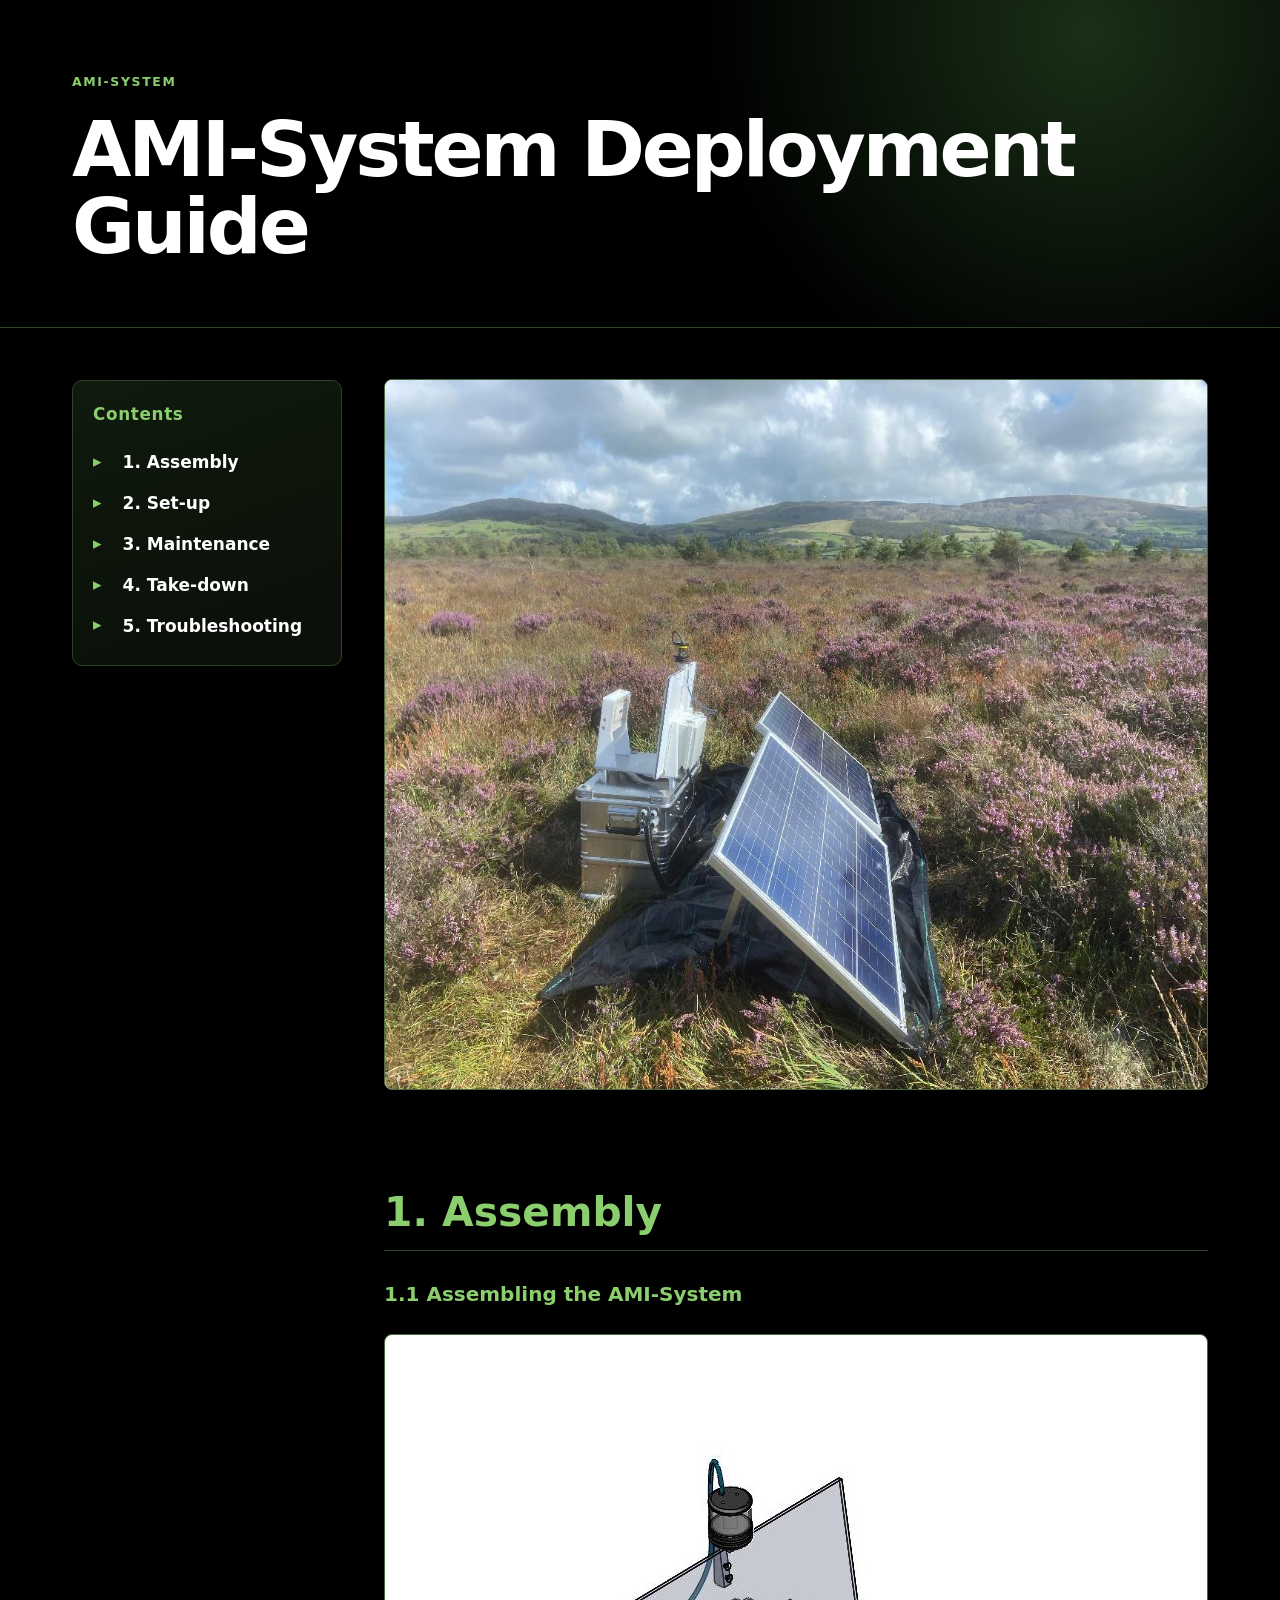
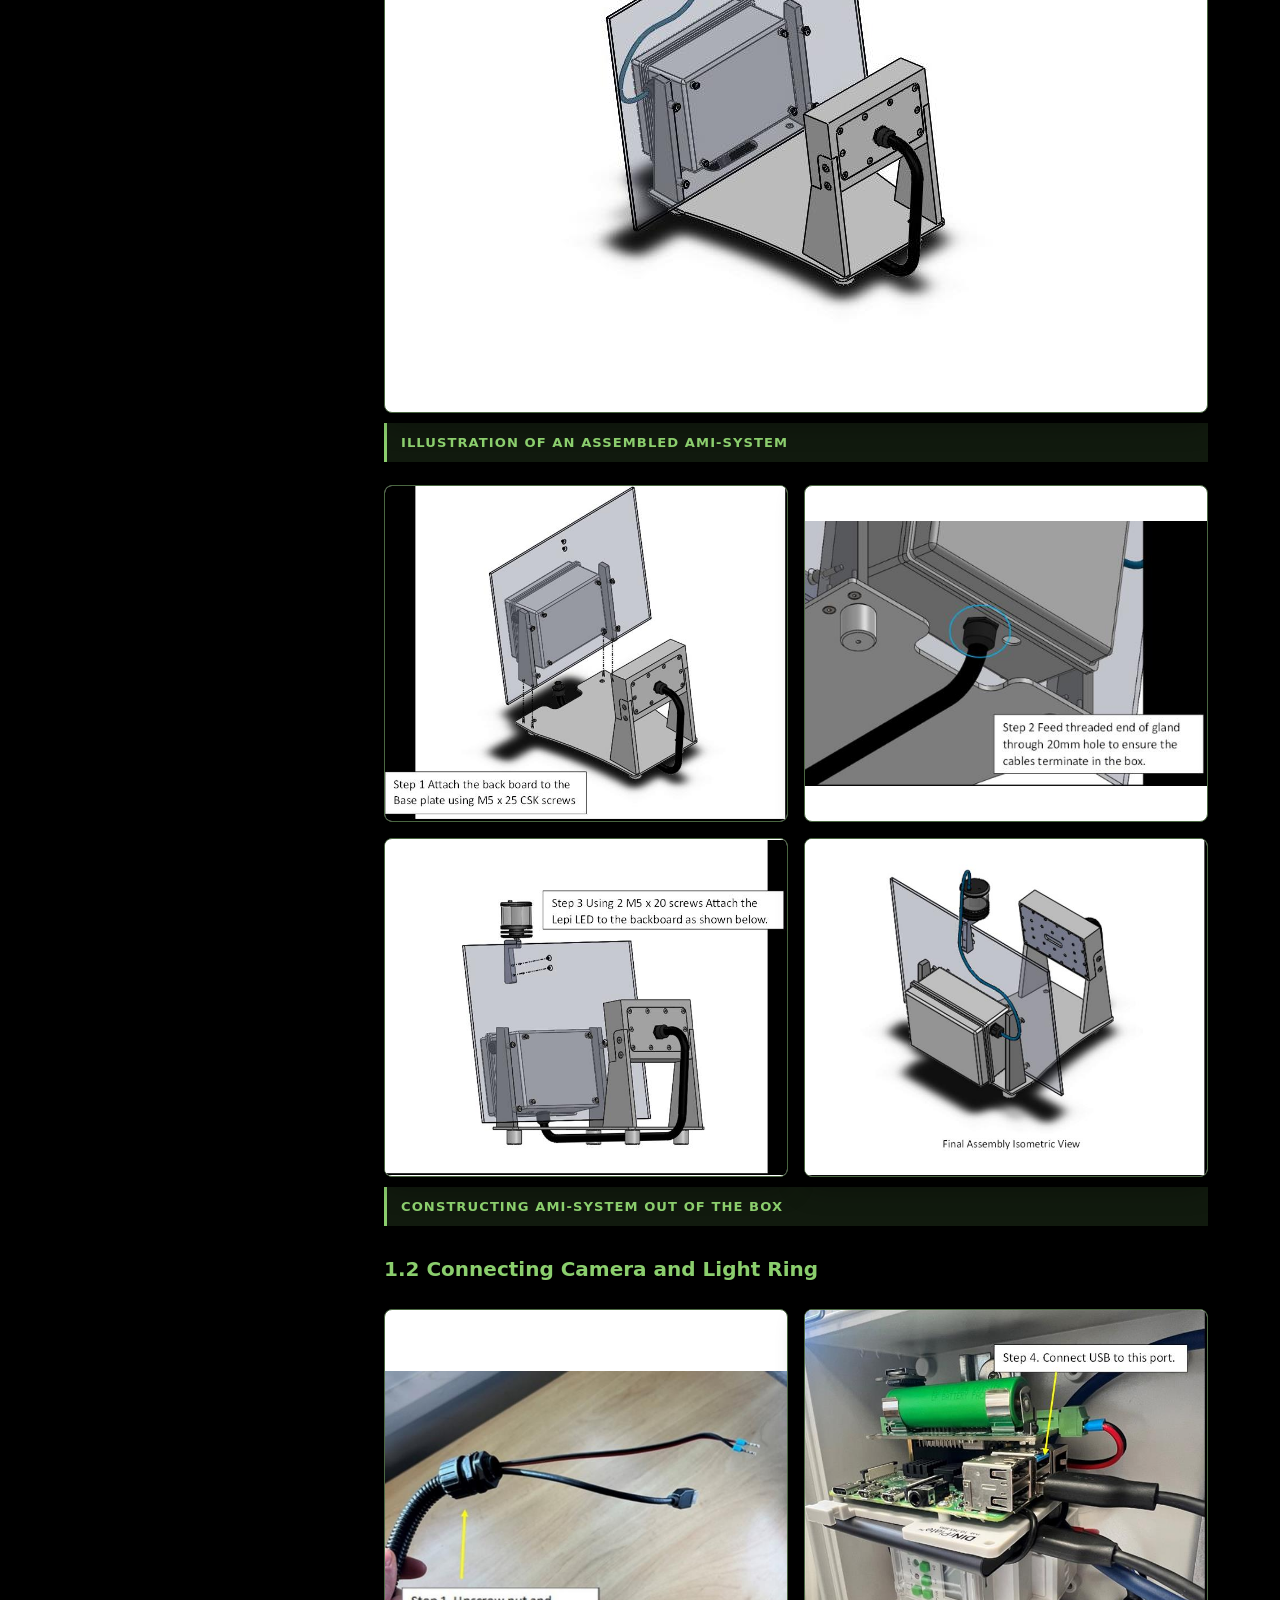
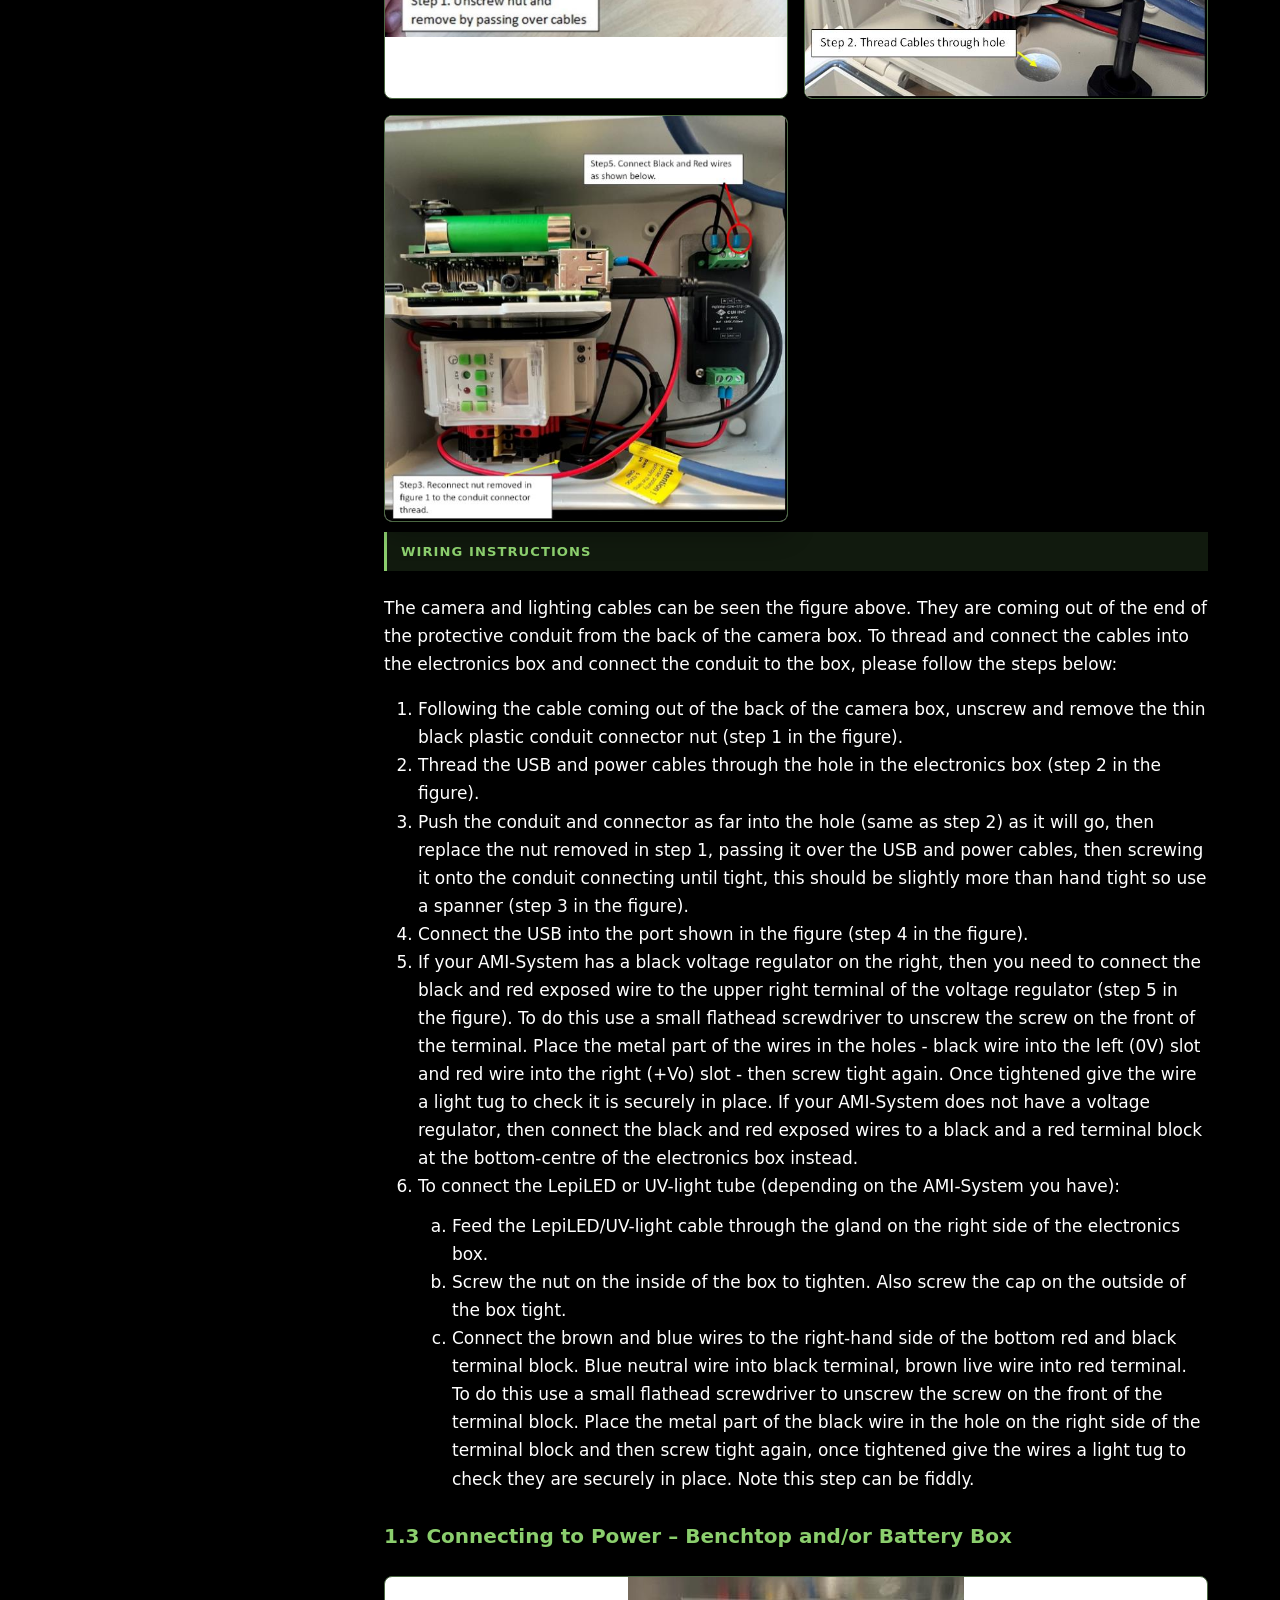
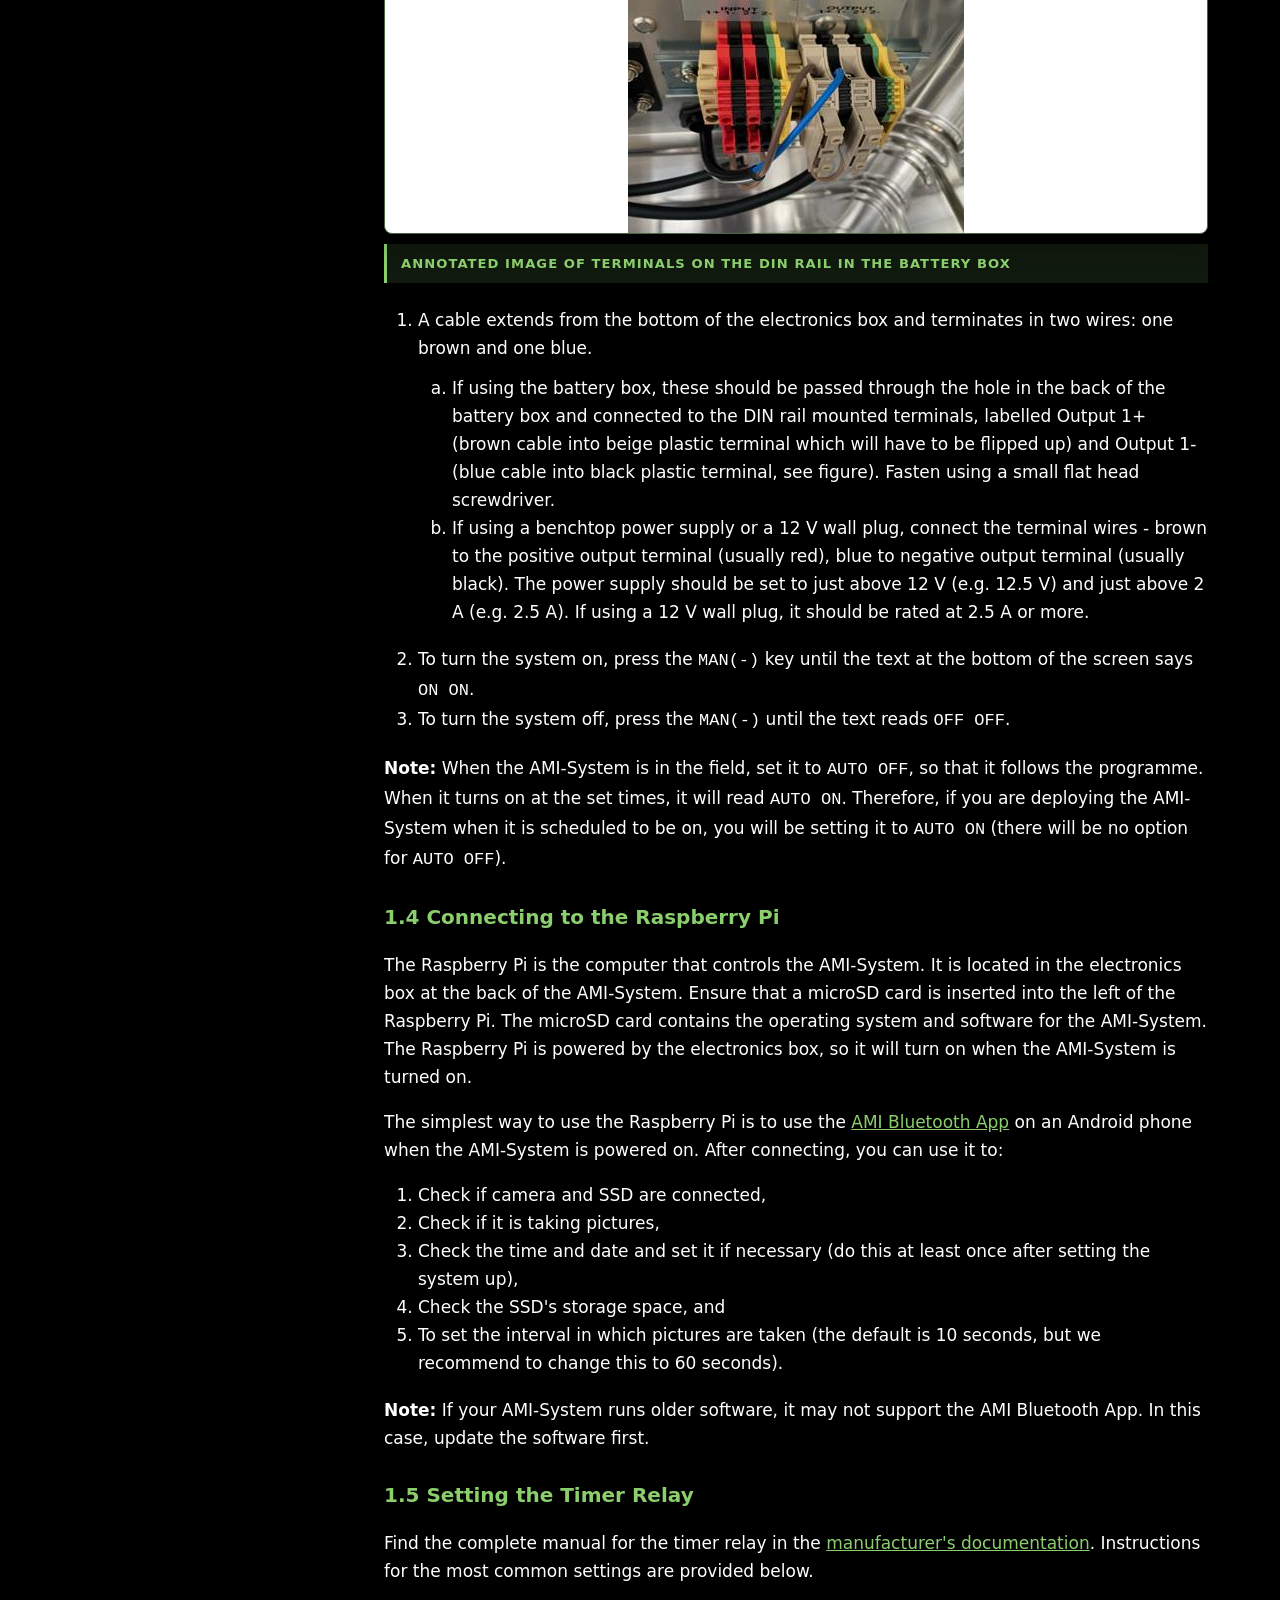
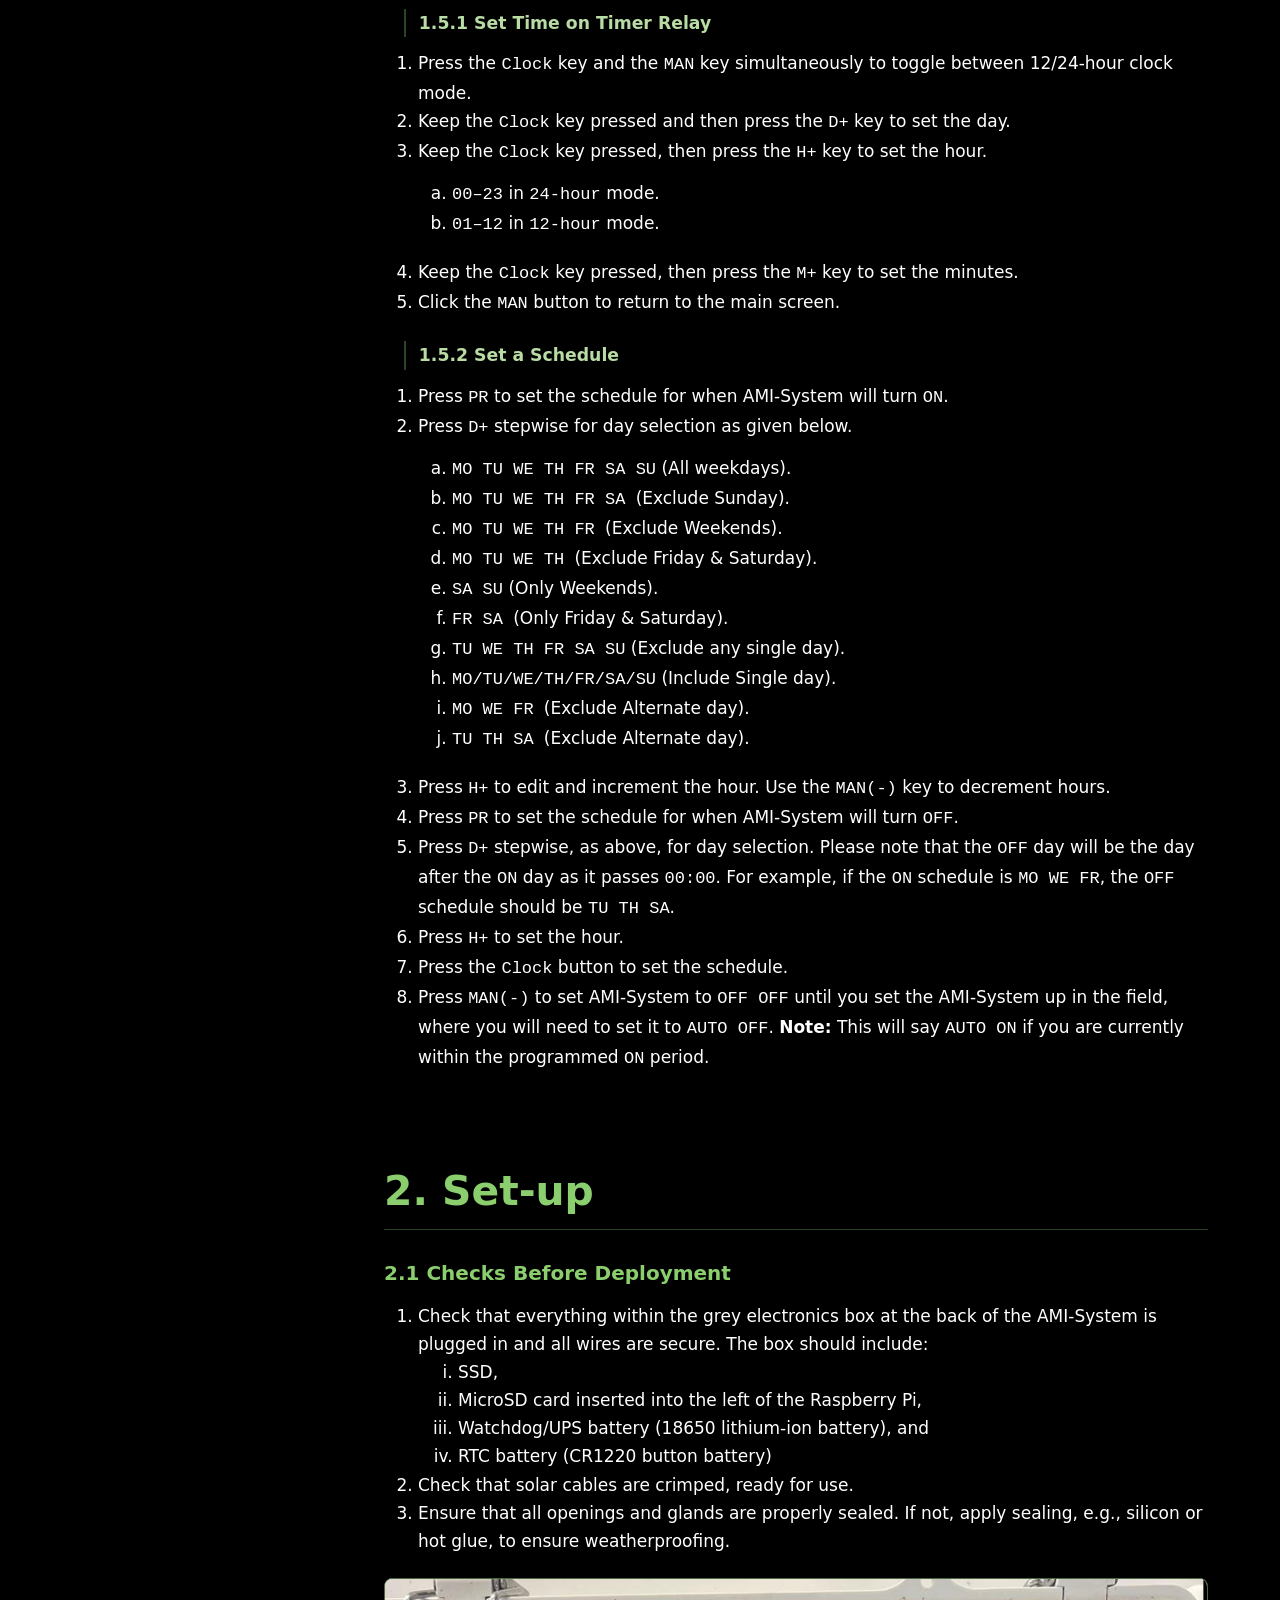
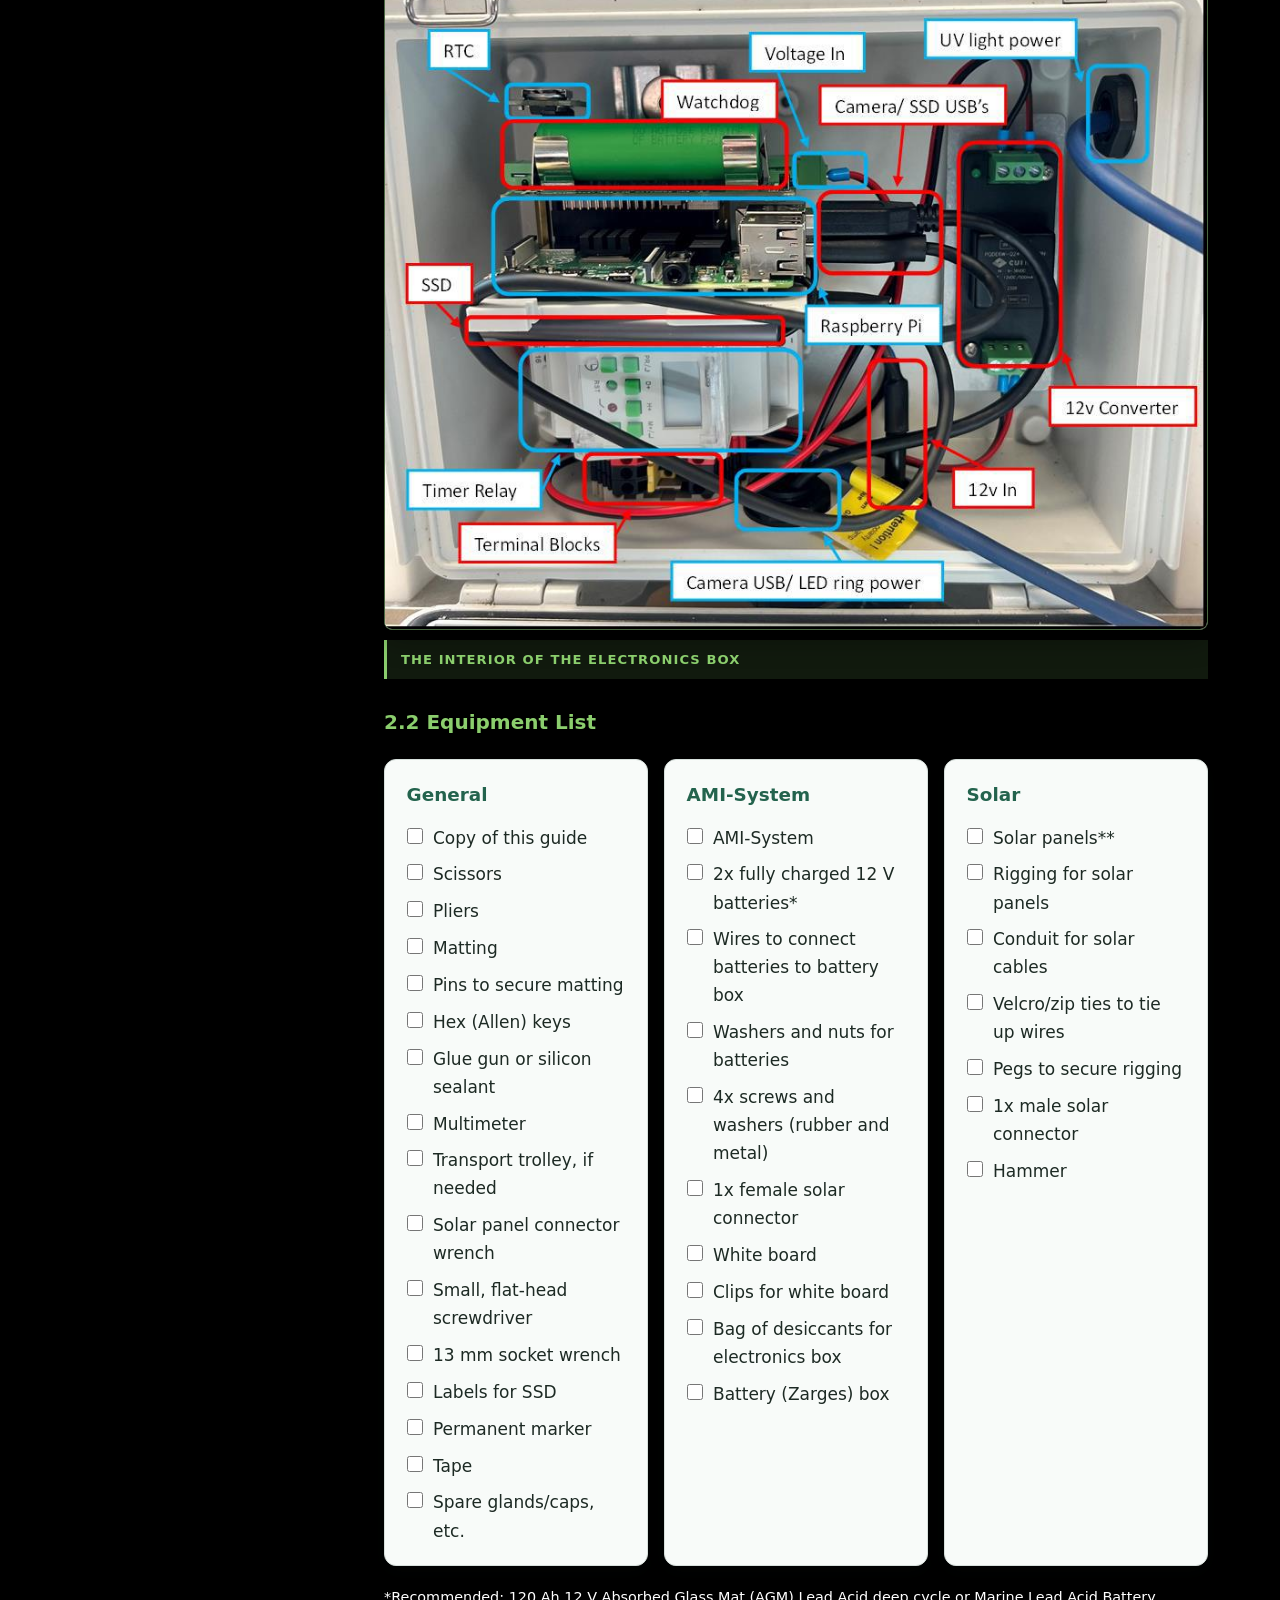
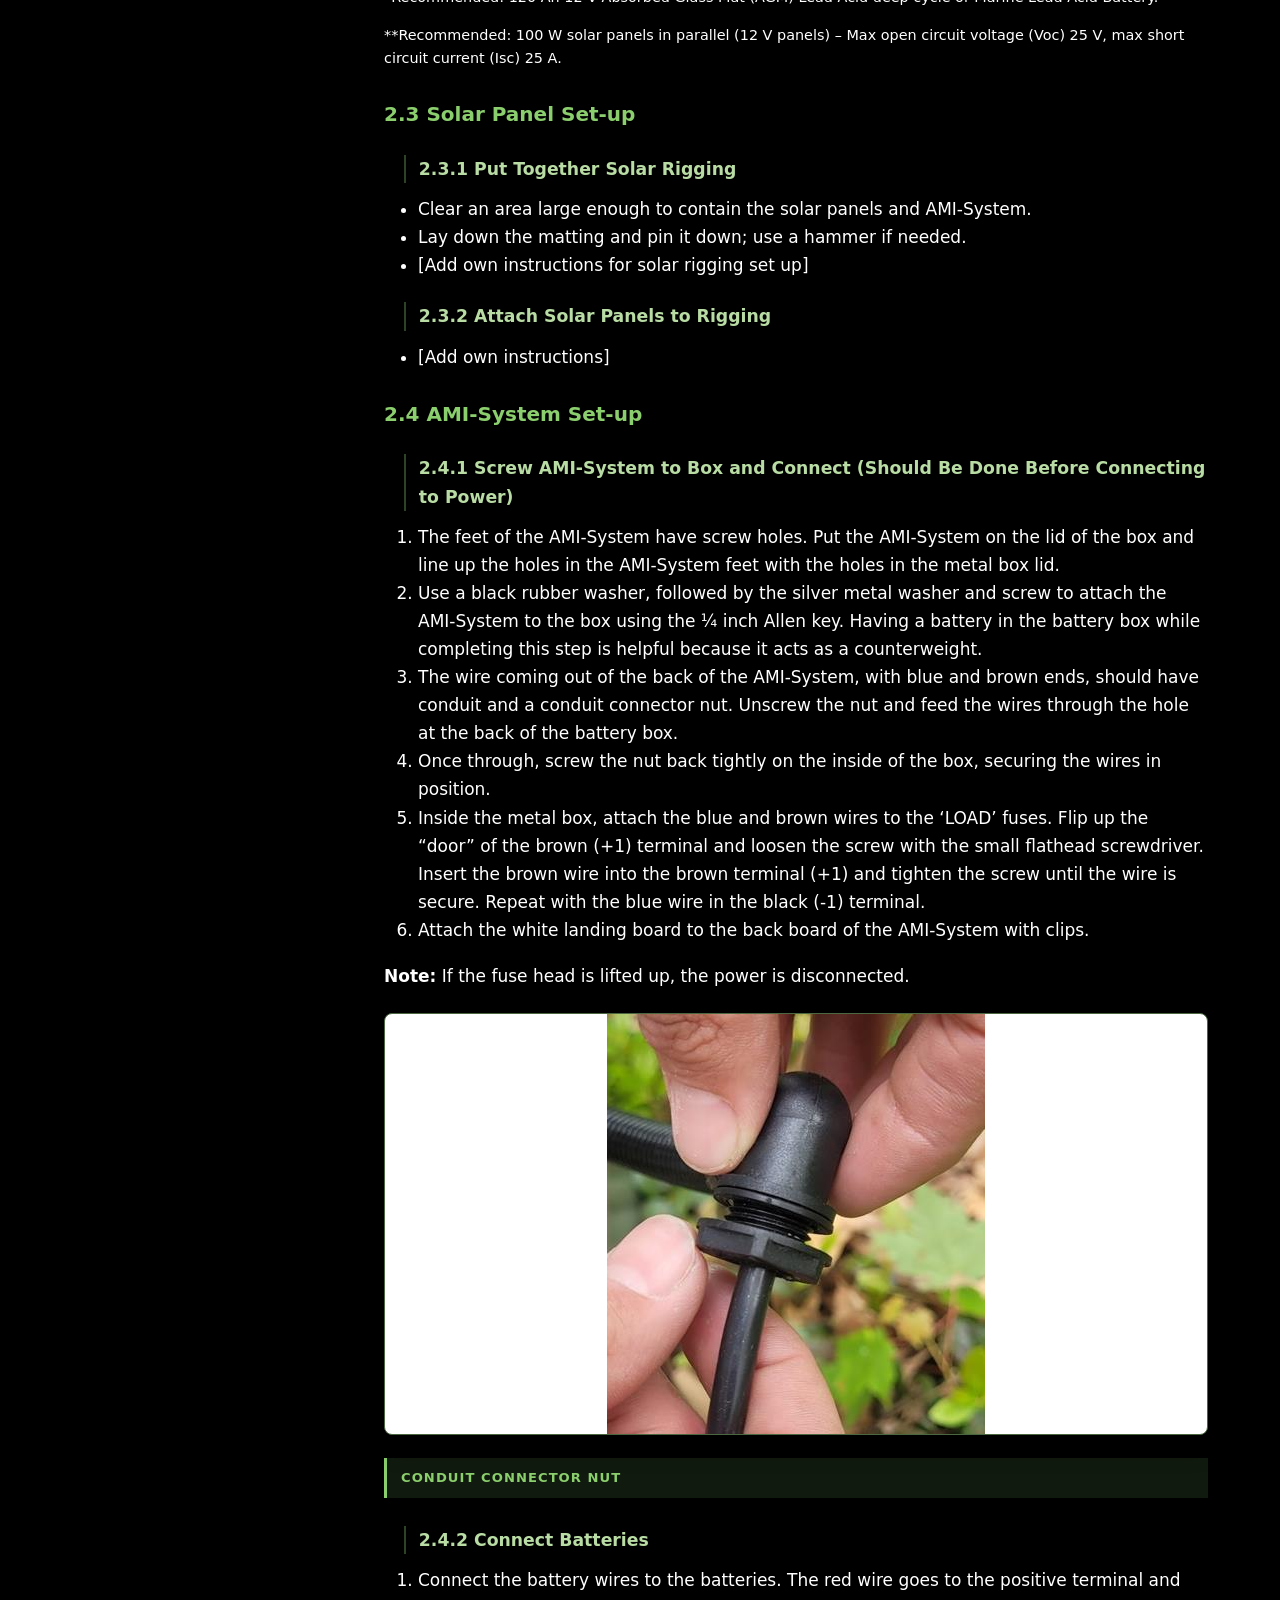
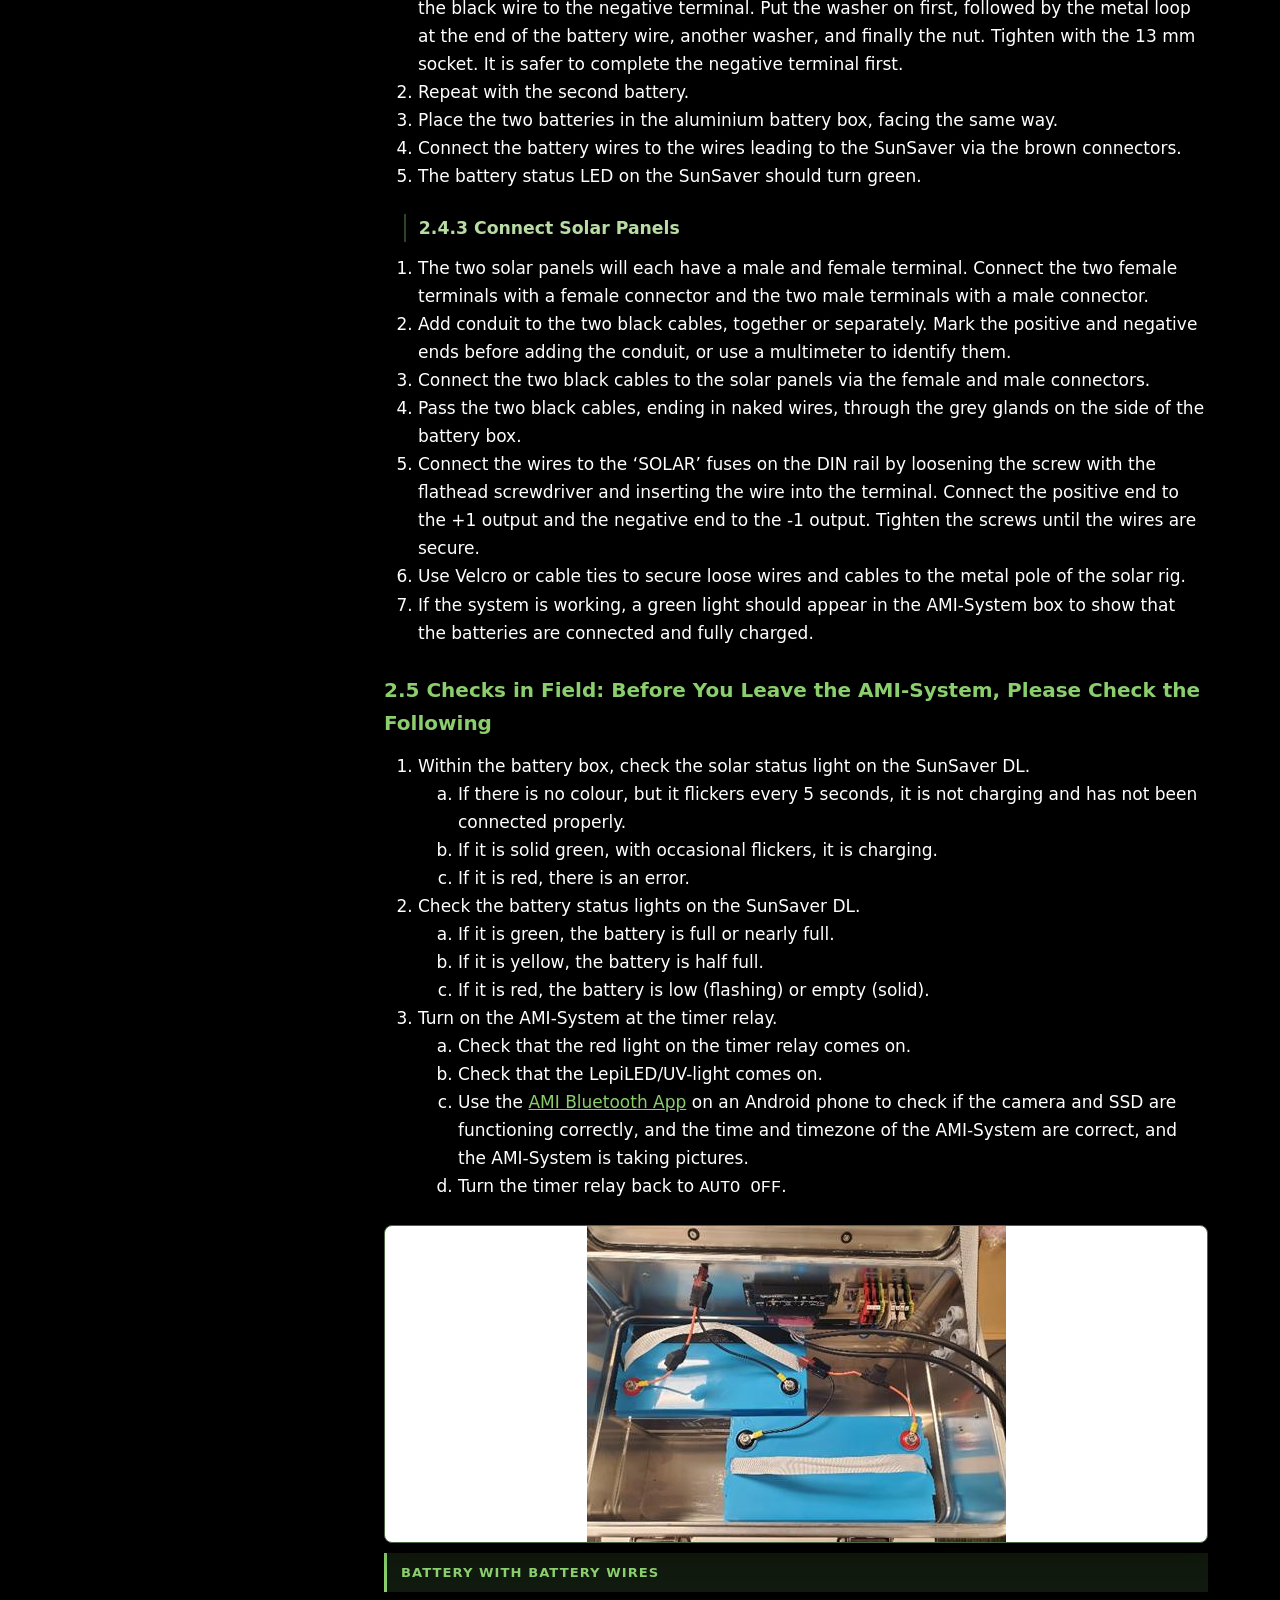
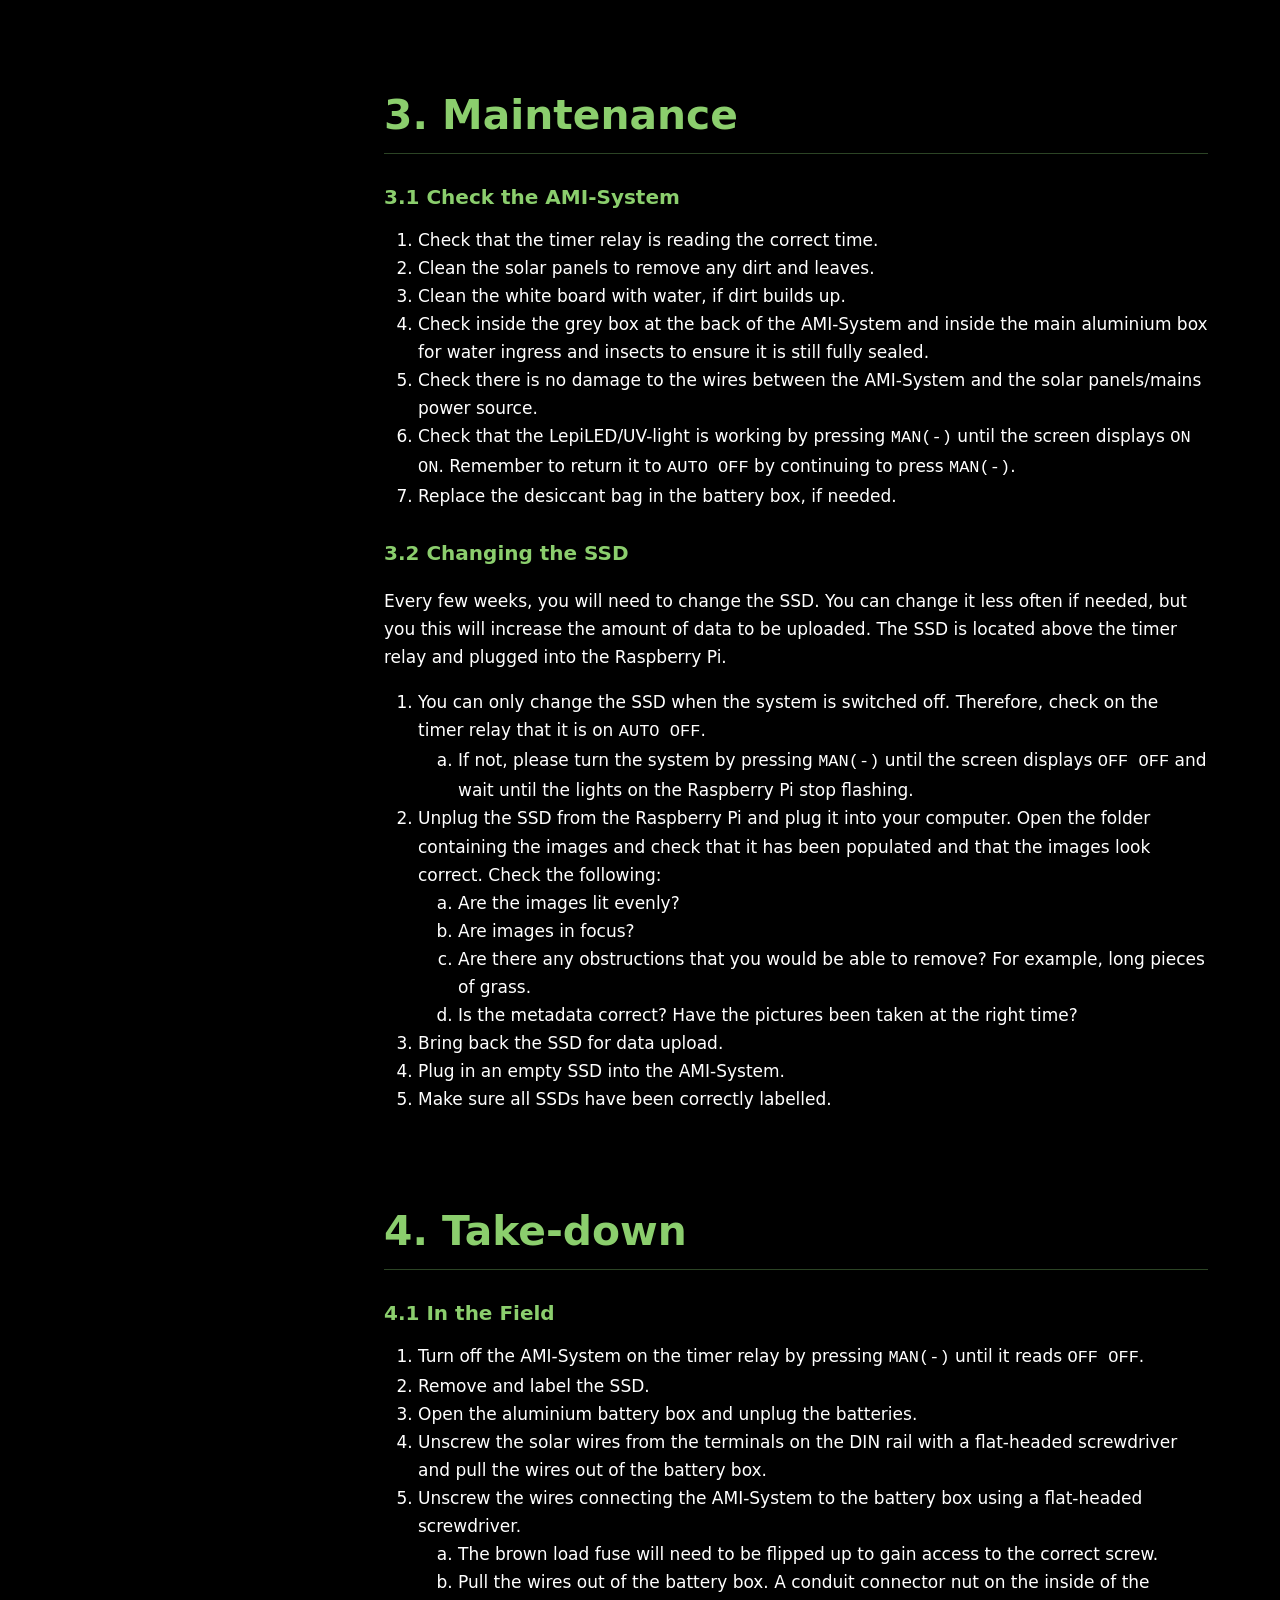
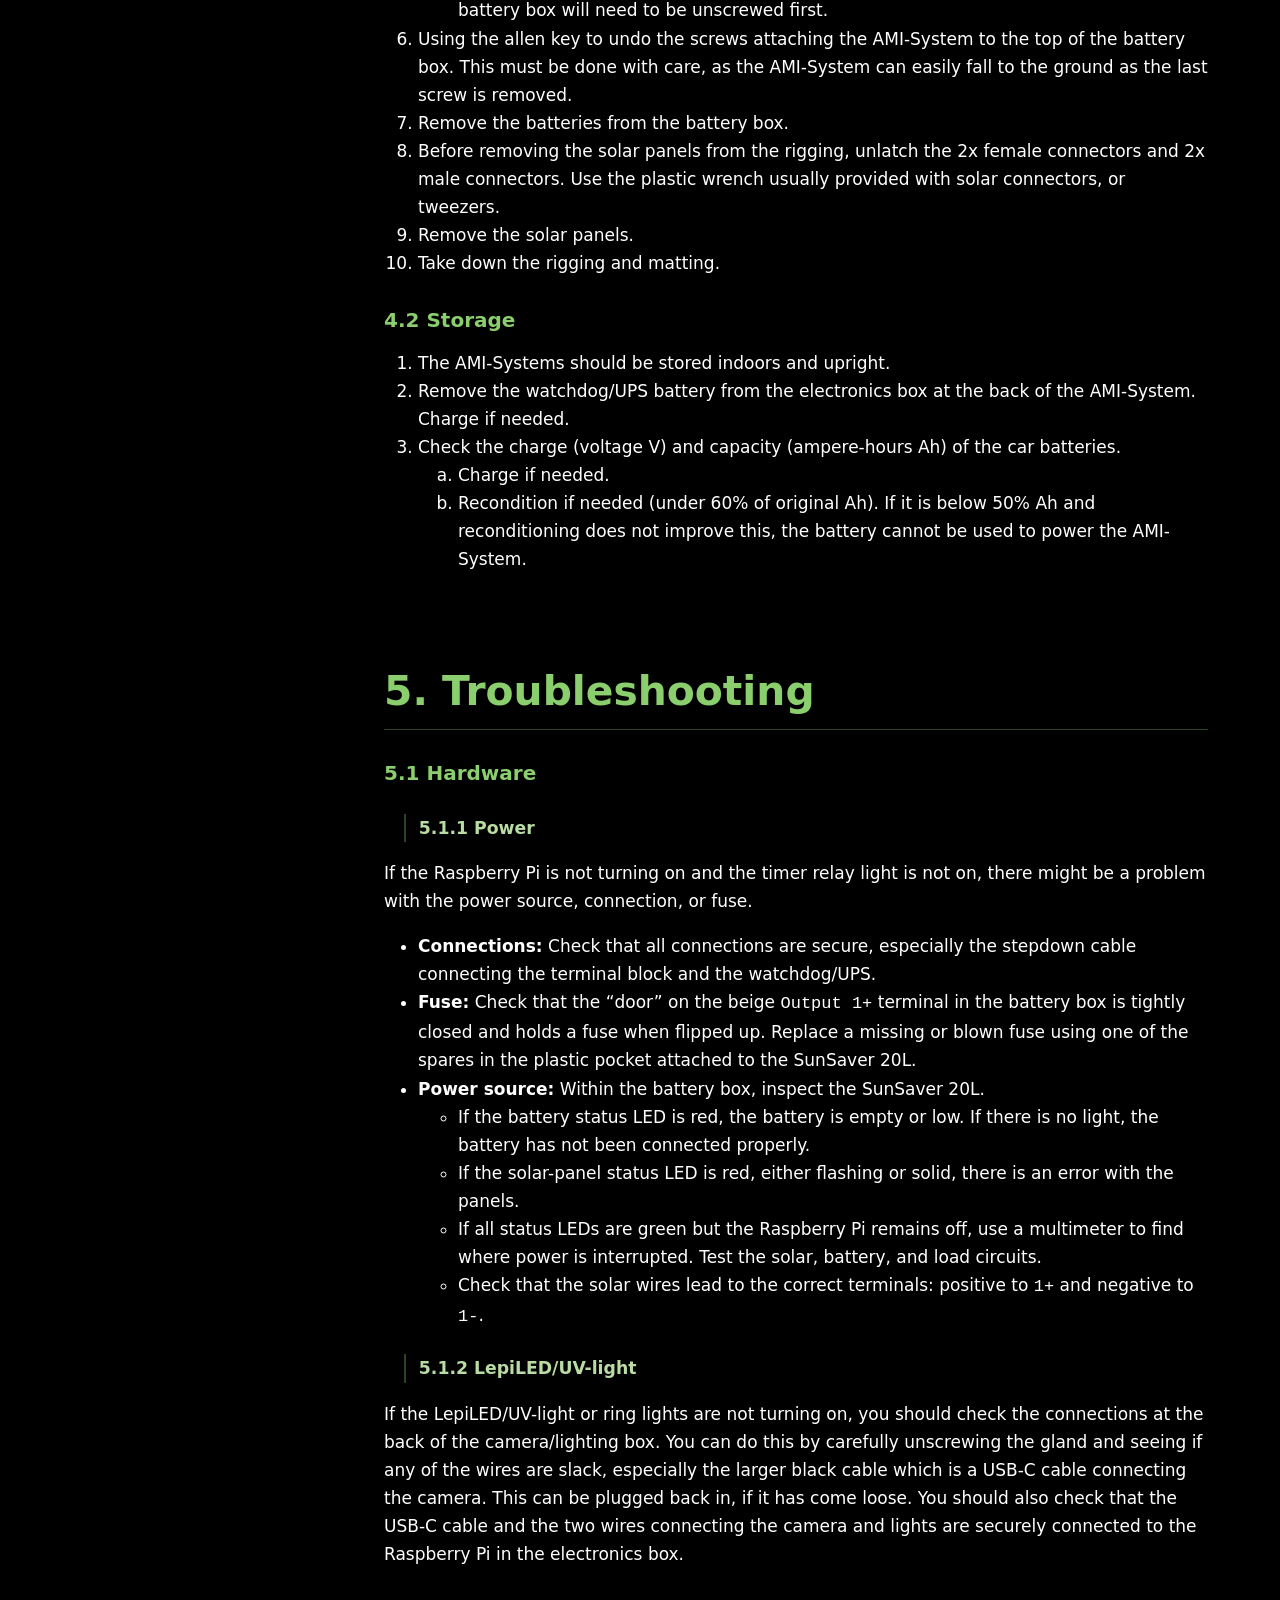
<file: index.html>
<!doctype html>
<html lang="en-GB">

<head>
  <meta charset="utf-8" />
  <meta name="viewport" content="width=device-width,initial-scale=1" />
  <link rel="icon" href="assets/favicon.ico" type="image/x-icon" />
  <title>AMI-System Deployment Guide</title>
  <link rel="stylesheet" href="css/styles.css" />
</head>

<body>
  <header class="hero">
    <div class="wrap">
      <div class="eyebrow">AMI-System</div>
      <h1>AMI-System Deployment Guide</h1>
    </div>
  </header>
  <main class="wrap layout">
    <aside class="toc" aria-label="Manual contents">
      <strong>Contents</strong>
      <ul>
        <li class="toc-major">
          <details>
            <summary><a href="#assembly">Assembly</a></summary>
            <ul>
              <li class="toc-sub">
                <a href="#1-1-assembling-the-ami-system" class="toc-leaf">Assembling the AMI-System</a>
              </li>
              <li class="toc-sub">
                <a href="#1-2-connecting-camera-and-light-ring" class="toc-leaf">Connecting Camera and Light Ring</a>
              </li>
              <li class="toc-sub">
                <a href="#1-3-connecting-to-power-benchtop-and-or-battery-box" class="toc-leaf">Connecting to Power –
                  Benchtop and/or Battery Box</a>
              </li>
              <li class="toc-sub">
                <a href="#1-4-connecting-to-the-pi" class="toc-leaf">Connecting to the Raspberry Pi</a>
              </li>
              <li class="toc-sub">
                <details>
                  <summary><a href="#1-7-setting-the-timer-relay">Setting the Timer Relay</a></summary>
                  <ul>
                    <li class="toc-detail">
                      <a href="#1-7-1-set-time-on-timer-relay">Set Time on Timer Relay</a>
                    </li>
                    <li class="toc-detail">
                      <a href="#1-7-2-set-a-schedule">Set a Schedule</a>
                    </li>
                  </ul>
                </details>
              </li>
            </ul>
          </details>
        </li>
        <li class="toc-major">
          <details>
            <summary><a href="#setup">Set-up</a></summary>
            <ul>
              <li class="toc-sub">
                <a href="#2-1-checks-before-deployment" class="toc-leaf">Checks Before Deployment</a>
              </li>
              <li class="toc-sub">
                <a href="#2-2-equipment-list" class="toc-leaf">Equipment List</a>
              </li>
              <li class="toc-sub">
                <details>
                  <summary><a href="#2-3-solar-panel-set-up">Solar Panel Set-up</a></summary>
                  <ul>
                    <li class="toc-detail">
                      <a href="#2-3-1-put-together-solar-rigging">Put Together Solar Rigging</a>
                    </li>
                    <li class="toc-detail">
                      <a href="#2-3-2-attach-solar-panels-to-rigging">Attach Solar Panels to Rigging</a>
                    </li>
                  </ul>
                </details>
              </li>
              <li class="toc-sub">
                <details>
                  <summary>
                    <a href="#2-4-ami-set-up">AMI-System Set-up</a>
                  </summary>
                  <ul>
                    <li class="toc-detail">
                      <a href="#2-4-1-screw-ami-to-box-and-connect-should-be-done-before-connecting-to-power">Screw
                        AMI-System to Box and Connect (Should Be Done
                        Before Connecting to Power)</a>
                    </li>
                    <li class="toc-detail">
                      <a href="#2-4-2-connect-batteries">Connect Batteries</a>
                    </li>
                    <li class="toc-detail">
                      <a href="#2-4-3-connect-solar-panels">Connect Solar Panels</a>
                    </li>
                  </ul>
                </details>
              </li>
              <li class="toc-sub">
                <a href="#2-5-checks-in-field-before-you-leave-the-ami-system-please-check-the-following"
                  class="toc-leaf">Checks in Field: Before You Leave the AMI-System, Please
                  Check the Following</a>
              </li>
            </ul>
          </details>
        </li>
        <li class="toc-major">
          <details>
            <summary><a href="#maintenance">Maintenance</a></summary>
            <ul>
              <li class="toc-sub">
                <a href="#4-1-check-the-ami-system" class="toc-leaf">Check the AMI-System</a>
              </li>
              <li class="toc-sub">
                <a href="#4-2-changing-the-ssd-hard-drive" class="toc-leaf">Changing the SSD</a>
              </li>
            </ul>
          </details>
        </li>
        <li class="toc-major">
          <details>
            <summary><a href="#takedown">Take-down</a></summary>
            <ul>
              <li class="toc-sub">
                <a href="#6-1-in-the-field" class="toc-leaf">In the Field</a>
              </li>
              <li class="toc-sub">
                <a href="#6-2-storage" class="toc-leaf">Storage</a>
              </li>
            </ul>
          </details>
        </li>
        <li class="toc-major">
          <details>
            <summary>
              <a href="#troubleshooting">Troubleshooting</a>
            </summary>
            <ul>
              <li class="toc-sub">
                <details>
                  <summary><a href="#7-1-hardware">Hardware</a></summary>
                  <ul>
                    <li class="toc-detail">
                      <a href="#7-1-1-power">Power</a>
                    </li>
                    <li class="toc-detail">
                      <a href="#7-1-2-lepiled">LepiLED/UV-light</a>
                    </li>
                  </ul>
                </details>
              </li>
              <li class="toc-sub">
                <details>
                  <summary><a href="#7-2-software">Software</a></summary>
                  <ul>
                    <li class="toc-detail">
                      <a href="#7-2-1-camera">Camera</a>
                    </li>
                    <li class="toc-detail">
                      <a href="#7-2-2-time-date">Time/Date</a>
                    </li>
                    <li class="toc-detail">
                      <a href="#7-2-3-hard-drive-ssd">SSD</a>
                    </li>
                  </ul>
                </details>
              </li>
              <li class="toc-sub">
                <a href="#5-3-faq" class="toc-leaf">FAQ</a>
              </li>
            </ul>
          </details>
        </li>
      </ul>
    </aside>
    <div class="content">
      <section class="manual-section">
        <!-- <h2 class="manual-title">AMI-System Deployment Guide</h2> -->
        <div class="figure-grid">
          <figure class="figure">
            <img src="assets/page-01-image-000.png" alt="" loading="lazy" />
          </figure>
        </div>
      </section>

      <section class="manual-section" id="assembly">
        <h2 class="manual-section-heading">Assembly</h2>
        <h3 class="subsection" id="1-1-assembling-the-ami-system">
          Assembling the AMI-System
        </h3>
        <figure class="figure-set">
          <div class="figure-grid">
            <figure class="figure">
              <img src="assets/page-04-image-001.png" alt="" loading="lazy" />
            </figure>
          </div>
          <figcaption class="figure-caption">
            ILLUSTRATION OF AN ASSEMBLED AMI-SYSTEM
          </figcaption>
        </figure>
        <figure class="figure-set">
          <div class="figure-grid">
            <figure class="figure">
              <img src="assets/page-05-image-002.png" alt="" loading="lazy" />
            </figure>
            <figure class="figure">
              <img src="assets/page-05-image-004.png" alt="" loading="lazy" />
            </figure>
            <figure class="figure">
              <img src="assets/page-05-image-006.png" alt="" loading="lazy" />
            </figure>
            <figure class="figure">
              <img src="assets/page-05-image-008.png" alt="" loading="lazy" />
            </figure>
          </div>
          <figcaption class="figure-caption">
            CONSTRUCTING AMI-SYSTEM OUT OF THE BOX
          </figcaption>
        </figure>

        <h3 class="subsection" id="1-2-connecting-camera-and-light-ring">
          Connecting Camera and Light Ring
        </h3>
        <figure class="figure-set">
          <div class="figure-grid">
            <figure class="figure">
              <img src="assets/page-06-image-010.png" alt="" loading="lazy" />
            </figure>
            <figure class="figure">
              <img src="assets/page-06-image-011.png" alt="" loading="lazy" />
            </figure>
            <figure class="figure">
              <img src="assets/page-06-image-013.png" alt="" loading="lazy" />
            </figure>
          </div>
          <figcaption class="figure-caption">WIRING INSTRUCTIONS</figcaption>
        </figure>
        <p>
          The camera and lighting cables can be seen the figure above. They are
          coming out of the end of the protective conduit from the back of the
          camera box. To thread and connect the cables into the electronics
          box and connect the conduit to the box, please follow the steps
          below:
        </p>
        <ol class="manual-list">
          <li>
            Following the cable coming out of the back of the camera box,
            unscrew and remove the thin black plastic conduit connector nut
            (step 1 in the figure).
          </li>
          <li>
            Thread the USB and power cables through the hole in the
            electronics box (step 2 in the figure).
          </li>
          <li>
            Push the conduit and connector as far into the hole (same as step
            2) as it will go, then replace the nut removed in step 1, passing
            it over the USB and power cables, then screwing it onto the
            conduit connecting until tight, this should be slightly more than
            hand tight so use a spanner (step 3 in the figure).
          </li>
          <li>Connect the USB into the port shown in the figure (step 4 in the figure).</li>
          <li>
            If your AMI-System has a black voltage regulator on the right, then
            you need to connect the black and red exposed wire to the upper
            right terminal of the voltage regulator (step 5 in the figure). To
            do this use a small flathead screwdriver to unscrew the screw on
            the front of the terminal. Place the metal part of the wires in
            the holes - black wire into the left (0V) slot and red wire into
            the right (+Vo) slot - then screw tight again. Once tightened give
            the wire a light tug to check it is securely in place.
            If your AMI-System does not have a voltage regulator, then connect
            the black and red exposed wires to a black and a red terminal block
            at the bottom-centre of the electronics box instead.
          </li>
          <li>
            To connect the LepiLED or UV-light tube (depending on the AMI-System you have):
            <ol type="a" class="manual-list">
              <li>
                Feed the LepiLED/UV-light cable through the gland on the right side of
                the electronics box.
              </li>
              <li>
                Screw the nut on the inside of the box to tighten. Also screw
                the cap on the outside of the box tight.
              </li>
              <li>
                Connect the brown and blue wires to the right-hand side of the
                bottom red and black terminal block. Blue neutral wire into
                black terminal, brown live wire into red terminal. To do this
                use a small flathead screwdriver to unscrew the screw on the
                front of the terminal block. Place the metal part of the black
                wire in the hole on the right side of the terminal block and
                then screw tight again, once tightened give the wires a light
                tug to check they are securely in place. Note this step can be
                fiddly.
              </li>
            </ol>
          </li>
        </ol>

        <h3 class="subsection" id="1-3-connecting-to-power-benchtop-and-or-battery-box">
          Connecting to Power – Benchtop and/or Battery Box
        </h3>
        <figure class="figure-set">
          <div class="figure-grid">
            <figure class="figure">
              <img src="assets/page-07-image-015.png" alt="" loading="lazy" />
            </figure>
          </div>
          <figcaption class="figure-caption">
            ANNOTATED IMAGE OF TERMINALS ON THE DIN RAIL IN THE BATTERY BOX
          </figcaption>
        </figure>
        <ol class="manual-list">
          <li>
            A cable extends from the bottom of the electronics box and
            terminates in two wires: one brown and one blue.
            <ol type="a" class="manual-list">
              <li>
                If using the battery box, these should be passed through the
                hole in the back of the battery box and connected to the DIN
                rail mounted terminals, labelled Output 1+ (brown cable into
                beige plastic terminal which will have to be flipped up) and
                Output 1- (blue cable into black plastic terminal, see figure).
                Fasten using a small flat head screwdriver.
              </li>
              <li>
                If using a benchtop power supply or a 12 V wall plug, connect the terminal wires -
                brown to the positive output terminal (usually red), blue to
                negative output terminal (usually black). The power supply
                should be set to just above 12 V (e.g. 12.5 V) and just above
                2 A (e.g. 2.5 A). If using a 12 V wall plug, it should be rated at 2.5 A or more.
              </li>
            </ol>
          </li>
          <li>
            To turn the system on, press the <code>MAN(-)</code> key until
            the text at the bottom of the screen says <code>ON ON</code>.
          </li>
          <li>
            To turn the system off, press the <code>MAN(-)</code> until the
            text reads <code>OFF OFF</code>.
          </li>
        </ol>
        <p><b>Note:</b> When the AMI-System
          is in the field, set it to <code>AUTO OFF</code>, so that it
          follows the programme. When it turns on at the set times, it will
          read <code>AUTO ON</code>. Therefore, if you are deploying the
          AMI-System when it is scheduled to be on, you will be setting it
          to <code>AUTO ON</code> (there will be no option for
          <code>AUTO OFF</code>).
        </p>

        <h3 class="subsection" id="1-4-connecting-to-the-pi">Connecting to the Raspberry Pi</h3>
        <p>
          The Raspberry Pi is the computer that controls the AMI-System. It
          is located in the electronics box at the back of the AMI-System.
          Ensure that a microSD card is inserted into the left of the Raspberry Pi.
          The microSD card contains the operating system and software for the AMI-System.
          The Raspberry Pi is powered by the electronics box, so it will turn on when the AMI-System is turned on.
        </p>
        <p>
          The simplest way to use the Raspberry Pi is to use the
          <a href="https://ami-system.github.io/ami-app-bluetooth-lite/" target="_blank" rel="noopener noreferrer">AMI
            Bluetooth App</a>
          on an Android phone when the AMI-System is powered on. After connecting, you can use it to:

        <ol class="manual-list">
          <li>Check if camera and SSD are connected,</li>
          <li>Check if it is taking pictures,</li>
          <li>Check the time and date and set it if necessary (do this at least once after setting the system up),</li>
          <li>Check the SSD's storage space, and</li>
          <li>To set the interval in which pictures are taken (the default is 10 seconds, but we recommend to change
            this to 60 seconds).</li>
        </ol>
        <b>Note:</b> If your AMI-System runs older software, it may not support the AMI Bluetooth App.
        In this case, update the software first.
        </p>

        <h3 class="subsection" id="1-7-setting-the-timer-relay">Setting the Timer Relay</h3>
        <p>
          Find the complete manual for the timer relay in the
          <a href="https://docs.rs-online.com/8558/0900766b815859bb.pdf" target="_blank"
            rel="noopener noreferrer">manufacturer's documentation</a>.
          Instructions for the most common settings are provided below.
        </p>
        <h3 class="subsubsection" id="1-7-1-set-time-on-timer-relay">
          Set Time on Timer Relay
        </h3>
        <ol class="manual-list">
          <li>
            Press the <code>Clock</code> key and the <code>MAN</code> key simultaneously to toggle
            between 12/24-hour clock mode.
          </li>
          <li>
            Keep the <code>Clock</code> key pressed and then press the <code>D+</code> key to set the
            day.
          </li>
          <li>
            Keep the <code>Clock</code> key pressed, then press the <code>H+</code> key to set the
            hour.
            <ol type="a" class="manual-list">
              <li><code>00–23</code> in <code>24-hour</code> mode.</li>
              <li><code>01–12</code> in <code>12-hour</code> mode.</li>
            </ol>
          </li>
          <li>
            Keep the <code>Clock</code> key pressed, then press the <code>M+</code> key to set the
            minutes.
          </li>
          <li>Click the <code>MAN</code> button to return to the main screen.</li>
        </ol>

        <h3 class="subsubsection" id="1-7-2-set-a-schedule">Set a Schedule</h3>
        <ol class="manual-list">
          <li>Press <code>PR</code> to set the schedule for when AMI-System will turn <code>ON</code>.</li>
          <li>
            Press <code>D+</code> stepwise for day selection as given below.
            <ol type="a" class="manual-list">
              <li><code>MO TU WE TH FR SA SU</code> (All weekdays).</li>
              <li><code>MO TU WE TH FR SA   </code> (Exclude Sunday).</li>
              <li><code>MO TU WE TH FR      </code> (Exclude Weekends).</li>
              <li><code>MO TU WE TH         </code> (Exclude Friday &amp; Saturday).</li>
              <li><code>               SA SU</code> (Only Weekends).</li>
              <li><code>            FR SA   </code> (Only Friday &amp; Saturday).</li>
              <li><code>   TU WE TH FR SA SU</code> (Exclude any single day).</li>
              <li><code>MO/TU/WE/TH/FR/SA/SU</code> (Include Single day).</li>
              <li><code>MO    WE    FR      </code> (Exclude Alternate day).</li>
              <li><code>   TU    TH    SA   </code> (Exclude Alternate day).</li>
            </ol>
          </li>
          <li>
            Press <code>H+</code> to edit and increment the hour. Use the <code>MAN(-)</code> key to
            decrement hours.
          </li>
          <li>Press <code>PR</code> to set the schedule for when AMI-System will turn <code>OFF</code>.</li>
          <li>
            Press <code>D+</code> stepwise, as above, for day selection.
            Please note that the <code>OFF</code> day will be the day after
            the <code>ON</code> day as it passes <code>00:00</code>. For
            example, if the <code>ON</code> schedule is
            <code>MO WE FR</code>, the <code>OFF</code> schedule should be
            <code>TU TH SA</code>.
          </li>
          <li>Press <code>H+</code> to set the hour.</li>
          <li>Press the <code>Clock</code> button to set the schedule.</li>
          <li>
            Press <code>MAN(-)</code> to set AMI-System to <code>OFF OFF</code>
            until you set the AMI-System up in the field, where you will need
            to set it to <code>AUTO OFF</code>. <b>Note:</b> This will say
            <code>AUTO ON</code> if you are currently within the programmed
            <code>ON</code> period.
          </li>
        </ol>
      </section>
      <section class="manual-section" id="setup">
        <h2 class="manual-section-heading">Set-up</h2>
        <h3 class="subsection" id="2-1-checks-before-deployment">
          Checks Before Deployment
        </h3>
        <ol class="manual-list">
          <li>
            Check that everything within the grey electronics box at the back
            of the AMI-System is plugged in and all wires are secure. The box
            should include:
            <ol type="i">
              <li>SSD,</li>
              <li>MicroSD card inserted into the left of the Raspberry Pi,</li>
              <li>Watchdog/UPS battery (18650 lithium-ion battery), and</li>
              <li>RTC battery (CR1220 button battery)</li>
            </ol>
          </li>
          <li>Check that solar cables are crimped, ready for use.</li>
          <li>Ensure that all openings and glands are properly sealed. If not, apply sealing, e.g., silicon or hot glue,
            to ensure weatherproofing.</li>
        </ol>

        <figure class="figure-set">
          <div class="figure-grid">
            <figure class="figure">
              <img src="assets/page-13-image-054.png" alt="" loading="lazy" />
            </figure>
          </div>
          <figcaption class="figure-caption">
            THE INTERIOR OF THE ELECTRONICS BOX
          </figcaption>
        </figure>

        <h3 class="subsection" id="2-2-equipment-list">Equipment List</h3>
        <div class="equipment-cards">
          <section class="equipment-card">
            <h4>General</h4>
            <ul class="checklist">
              <li><label><input type="checkbox" />Copy of this guide</label></li>
              <li><label><input type="checkbox" />Scissors</label></li>
              <li><label><input type="checkbox" />Pliers</label></li>
              <li><label><input type="checkbox" />Matting</label></li>
              <li><label><input type="checkbox" />Pins to secure matting</label></li>
              <li><label><input type="checkbox" />Hex (Allen) keys</label></li>
              <li><label><input type="checkbox" />Glue gun or silicon sealant</label></li>
              <li><label><input type="checkbox" />Multimeter</label></li>
              <li><label><input type="checkbox" />Transport trolley, if needed</label></li>
              <li><label><input type="checkbox" />Solar panel connector wrench</label></li>
              <li><label><input type="checkbox" />Small, flat-head screwdriver</label></li>
              <li><label><input type="checkbox" />13 mm socket wrench</label></li>
              <li><label><input type="checkbox" />Labels for SSD</label></li>
              <li><label><input type="checkbox" />Permanent marker</label></li>
              <li><label><input type="checkbox" />Tape</label></li>
              <li><label><input type="checkbox" />Spare glands/caps, etc.</label></li>
            </ul>
          </section>
          <section class="equipment-card">
            <h4>AMI-System</h4>
            <ul class="checklist">
              <li><label><input type="checkbox" />AMI-System</label></li>
              <li><label><input type="checkbox" />2x fully charged 12 V batteries*</label></li>
              <li><label><input type="checkbox" />Wires to connect batteries to battery box</label></li>
              <li><label><input type="checkbox" />Washers and nuts for batteries</label></li>
              <li><label><input type="checkbox" />4x screws and washers (rubber and metal)</label></li>
              <li><label><input type="checkbox" />1x female solar connector</label></li>
              <li><label><input type="checkbox" />White board</label></li>
              <li><label><input type="checkbox" />Clips for white board</label></li>
              <li><label><input type="checkbox" />Bag of desiccants for electronics box</label></li>
              <li><label><input type="checkbox" />Battery (Zarges) box</label></li>
            </ul>
          </section>
          <section class="equipment-card">
            <h4>Solar</h4>
            <ul class="checklist">
              <li><label><input type="checkbox" />Solar panels**</label></li>
              <li><label><input type="checkbox" />Rigging for solar panels</label></li>
              <li><label><input type="checkbox" />Conduit for solar cables</label></li>
              <li><label><input type="checkbox" />Velcro/zip ties to tie up wires</label></li>
              <li><label><input type="checkbox" />Pegs to secure rigging</label></li>
              <li><label><input type="checkbox" />1x male solar connector</label></li>
              <li><label><input type="checkbox" />Hammer</label></li>
            </ul>
          </section>
        </div>
        <div class="equipment-notes">
          <p>
            *Recommended: 120 Ah 12 V Absorbed Glass Mat (AGM) Lead Acid deep
            cycle or Marine Lead Acid Battery.
          </p>
          <p>
            **Recommended: 100 W solar panels in parallel (12 V panels) –
            Max
            open circuit voltage (Voc) 25 V, max short circuit current (Isc) 25 A.
          </p>
        </div>
        <h3 class="subsection" id="2-3-solar-panel-set-up">Solar Panel Set-up</h3>
        <h3 class="subsubsection" id="2-3-1-put-together-solar-rigging">
          Put Together Solar Rigging
        </h3>
        <ul class="manual-list">
          <li>
            Clear an area large enough to contain the solar panels and AMI-System.
          </li>
          <li>
            Lay down the matting and pin it down; use a hammer if needed.
          </li>
          <li>[Add own instructions for solar rigging set up]</li>
        </ul>
        <h3 class="subsubsection" id="2-3-2-attach-solar-panels-to-rigging">
          Attach Solar Panels to Rigging
        </h3>
        <ul class="manual-list">
          <li>[Add own instructions]</li>
        </ul>
        <h3 class="subsection" id="2-4-ami-set-up">AMI-System Set-up</h3>
        <h3 class="subsubsection" id="2-4-1-screw-ami-to-box-and-connect-should-be-done-before-connecting-to-power">
          Screw AMI-System to Box and Connect (Should Be Done Before
          Connecting to Power)
        </h3>
        <ol class="manual-list">
          <li>
            The feet of the AMI-System have screw holes. Put the
            AMI-System on the lid of the box and line up the holes in the
            AMI-System feet with the holes in the metal box lid.
          </li>
          <li>
            Use a black rubber washer, followed by the silver metal washer and
            screw to attach the AMI-System to the box using the ¼ inch Allen key.
            Having a battery in the battery box while completing this step is
            helpful because it acts as a counterweight.
          </li>
          <li>
            The wire coming out of the back of the AMI-System, with blue and
            brown ends, should have conduit and a conduit connector nut.
            Unscrew the nut and feed the wires through the hole at the back of
            the battery box.
          </li>
          <li>
            Once through, screw the nut back tightly on the inside of the box,
            securing the wires in position.
          </li>
          <li>
            Inside the metal box, attach the blue and brown wires to the
            ‘LOAD’ fuses. Flip up the “door” of the brown (+1) terminal and
            loosen the screw with the small flathead screwdriver. Insert the
            brown wire into the brown terminal (+1) and tighten the screw until
            the wire is secure. Repeat with the blue wire in the black (-1)
            terminal.
          </li>
          <li>Attach the white landing board to the back board of the AMI-System with clips.</li>
        </ol>
        <p>
          <b>Note:</b> If the fuse head is lifted up, the power is disconnected.
        </p>
        <div class="figure-grid">
          <figure class="figure">
            <img src="assets/page-17-image-055.png" alt="" loading="lazy" />
          </figure>
        </div>
        <figcaption class="figure-caption">
          CONDUIT CONNECTOR NUT
        </figcaption>

        <h3 class="subsubsection" id="2-4-2-connect-batteries">Connect Batteries</h3>
        <ol class="manual-list">
          <li>
            Connect the battery wires to the batteries. The red wire goes to
            the positive terminal and the black wire to the negative terminal.
            Put the washer on first, followed by the metal loop at the end of
            the battery wire, another washer, and finally the nut. Tighten
            with the 13 mm socket. It is safer to complete the negative
            terminal first.
          </li>
          <li>Repeat with the second battery.</li>
          <li>Place the two batteries in the aluminium battery box, facing the same way.</li>
          <li>
            Connect the battery wires to the wires leading to the SunSaver via
            the brown connectors.
          </li>
          <li>The battery status LED on the SunSaver should turn green.</li>
        </ol>
        <h3 class="subsubsection" id="2-4-3-connect-solar-panels">Connect Solar Panels</h3>
        <ol class="manual-list">
          <li>
            The two solar panels will each have a male and female terminal.
            Connect the two female terminals with a female connector and the
            two male terminals with a male connector.
          </li>
          <li>
            Add conduit to the two black cables, together or separately. Mark
            the positive and negative ends before adding the conduit, or use a
            multimeter to identify them.
          </li>
          <li>
            Connect the two black cables to the solar panels via the female and
            male connectors.
          </li>
          <li>
            Pass the two black cables, ending in naked wires, through the grey
            glands on the side of the battery box.
          </li>
          <li>
            Connect the wires to the ‘SOLAR’ fuses on the DIN rail by
            loosening the screw with the flathead screwdriver and inserting
            the wire into the terminal. Connect the positive end to the +1
            output and the negative end to the -1 output. Tighten the screws
            until the wires are secure.
          </li>
          <li>
            Use Velcro or cable ties to secure loose wires and cables to the
            metal pole of the solar rig.
          </li>
          <li>
            If the system is working, a green light should appear in the
            AMI-System box to show that the batteries are connected and fully
            charged.
          </li>
        </ol>
        <h3 class="subsection" id="2-5-checks-in-field-before-you-leave-the-ami-system-please-check-the-following">
          Checks in Field: Before You Leave the AMI-System, Please Check the
          Following
        </h3>
        <ol class="manual-list">
          <li>
            Within the battery box, check the solar status light on the
            SunSaver DL.
            <ol type="a">
              <li>
                If there is no colour, but it flickers every 5 seconds, it is
                not charging and has not been connected properly.
              </li>
              <li>If it is solid green, with occasional flickers, it is charging.</li>
              <li>If it is red, there is an error.</li>
            </ol>
          </li>
          <li>
            Check the battery status lights on the SunSaver DL.
            <ol type="a">
              <li>If it is green, the battery is full or nearly full.</li>
              <li>If it is yellow, the battery is half full.</li>
              <li>If it is red, the battery is low (flashing) or empty (solid).</li>
            </ol>
          </li>
          <li>
            Turn on the AMI-System at the timer relay.
            <ol type="a">
              <li>Check that the red light on the timer relay comes on.</li>
              <li>Check that the LepiLED/UV-light comes on.</li>
              <li>Use the <a href="https://ami-system.github.io/ami-app-bluetooth-lite/" target="_blank"
                  rel="noopener noreferrer">AMI Bluetooth App</a>
                on an Android phone to check if the camera and SSD are functioning correctly, and the time and timezone of the
                AMI-System are correct, and the AMI-System is taking pictures.</li>
              <li>Turn the timer relay back to <code>AUTO OFF</code>.</li>
            </ol>
          </li>
        </ol>

        <figure class="figure-set">
          <div class="figure-grid">
            <figure class="figure">
              <img src="assets/page-18-image-056.png" alt="" loading="lazy" />
            </figure>
          </div>
          <figcaption class="figure-caption">
            BATTERY WITH BATTERY WIRES
          </figcaption>
        </figure>
      </section>
      <section class="manual-section" id="maintenance">
        <h2 class="manual-section-heading">
          Maintenance
        </h2>
        <h3 class="subsection" id="4-1-check-the-ami-system">Check the AMI-System</h3>
        <ol class="manual-list">
          <li>Check that the timer relay is reading the correct time.</li>
          <li>Clean the solar panels to remove any dirt and leaves.</li>
          <li>Clean the white board with water, if dirt builds up.</li>
          <li>
            Check inside the grey box at the back of the AMI-System and inside the
            main aluminium box for water ingress and insects to ensure it is
            still fully sealed.
          </li>
          <li>
            Check there is no damage to the wires between the AMI-System and the
            solar panels/mains power source.
          </li>
          <li>
            Check that the LepiLED/UV-light is working by pressing <code>MAN(-)</code>
            until the screen displays <code>ON ON</code>.
            Remember to return it to <code>AUTO OFF</code> by continuing to
            press <code>MAN(-)</code>.
          </li>
          <li>Replace the desiccant bag in the battery box, if needed.</li>
        </ol>
        <h3 class="subsection" id="4-2-changing-the-ssd-hard-drive">
          Changing the SSD
        </h3>
        <p>
          Every few weeks, you will need to
          change the SSD. You can change it less often if needed, but you
          this will increase the amount of data to be uploaded. The SSD
          is located above the timer relay and plugged into the Raspberry Pi.
        </p>
        <ol class="manual-list">
          <li>
            You can only change the SSD when the system is switched off.
            Therefore, check on the timer relay that it is on
            <code>AUTO OFF</code>.
            <ol type="a">
              <li>
                If not, please turn the system by pressing <code>MAN(-)</code>
                until the screen displays <code>OFF OFF</code> and wait until
                the lights on the Raspberry Pi stop flashing.
              </li>
            </ol>
          </li>
          <li>
            Unplug the SSD from the Raspberry Pi and plug it into your
            computer. Open the folder containing the images and check that it
            has been populated and that the images look correct. Check the
            following:
            <ol type="a">
              <li>Are the images lit evenly?</li>
              <li>Are images in focus?</li>
              <li>
                Are there any obstructions that you would be able to remove?
                For example, long pieces of grass.
              </li>
              <li>Is the metadata correct? Have the pictures been taken at the right time?</li>
            </ol>
          </li>
          <li>Bring back the SSD for data upload.</li>
          <li>Plug in an empty SSD into the AMI-System.</li>
          <li>Make sure all SSDs have been correctly labelled.</li>
        </ol>
      </section>
      <section class="manual-section" id="takedown">
        <h2 class="manual-section-heading">Take-down</h2>
        <h3 class="subsection" id="6-1-in-the-field">In the Field</h3>
        <ol class="manual-list">
          <li>
            Turn off the AMI-System on the timer relay by pressing
            <code>MAN(-)</code> until it reads <code>OFF OFF</code>.
          </li>
          <li>Remove and label the SSD.</li>
          <li>Open the aluminium battery box and unplug the batteries.</li>
          <li>
            Unscrew the solar wires from the terminals on the DIN rail with a
            flat-headed screwdriver and pull the wires out of the battery box.
          </li>
          <li>
            Unscrew the wires connecting the AMI-System to the battery box using a
            flat-headed screwdriver.
            <ol type="a">
              <li>
                The brown load fuse will need to be flipped up to gain access
                to the correct screw.
              </li>
              <li>
                Pull the wires out of the battery box. A conduit connector nut
                on the inside of the battery box will need to be unscrewed first.
              </li>
            </ol>
          </li>
          <li>
            Using the allen key to undo the screws attaching the AMI-System to the
            top of the battery box. This must be done with care, as the
            AMI-System can easily fall to the ground as the last screw is removed.
          </li>
          <li>Remove the batteries from the battery box.</li>
          <li>
            Before removing the solar panels from the rigging, unlatch the 2x
            female connectors and 2x male connectors. Use the plastic wrench
            usually provided with solar connectors, or tweezers.
          </li>
          <li>Remove the solar panels.</li>
          <li>Take down the rigging and matting.</li>
        </ol>

        <h3 class="subsection" id="6-2-storage">Storage</h3>
        <ol class="manual-list">
          <li>The AMI-Systems should be stored indoors and upright.</li>
          <li>
            Remove the watchdog/UPS battery from the electronics box at the back
            of the AMI-System. Charge if needed.
          </li>
          <li>
            Check the charge (voltage V) and capacity (ampere-hours Ah) of the
            car batteries.
            <ol type="a">
              <li>Charge if needed.</li>
              <li>
                Recondition if needed (under 60% of original Ah). If it is
                below 50% Ah and reconditioning does not improve this, the
                battery cannot be used to power the AMI-System.
              </li>
            </ol>
          </li>
        </ol>
      </section>
      <section class="manual-section" id="troubleshooting">
        <h2 class="manual-section-heading" id="troubleshooting">
          Troubleshooting
        </h2>
        <h3 class="subsection" id="7-1-hardware">Hardware</h3>
        <h3 class="subsubsection" id="7-1-1-power">Power</h3>
        <p>
          If the Raspberry Pi is not turning on and the timer relay light is
          not on, there might be a problem with the power source, connection,
          or fuse.
        </p>
        <ul class="manual-list">
          <li>
            <strong>Connections:</strong> Check that all connections are
            secure, especially the stepdown cable connecting the terminal
            block and the watchdog/UPS.
          </li>
          <li>
            <strong>Fuse:</strong> Check that the “door” on the beige
            <code>Output 1+</code> terminal in the battery box is tightly
            closed and holds a fuse when flipped up. Replace a missing or
            blown fuse using one of the spares in the plastic pocket attached
            to the SunSaver 20L.
          </li>
          <li>
            <strong>Power source:</strong> Within the battery box, inspect
            the SunSaver 20L.
            <ul>
              <li>
                If the battery status LED is red, the battery is empty or low.
                If there is no light, the battery has not been connected
                properly.
              </li>
              <li>
                If the solar-panel status LED is red, either flashing or
                solid, there is an error with the panels.
              </li>
              <li>
                If all status LEDs are green but the Raspberry Pi remains off,
                use a multimeter to find where power is interrupted. Test the
                solar, battery, and load circuits.
              </li>
              <li>
                Check that the solar wires lead to the correct terminals:
                positive to <code>1+</code> and negative to <code>1-</code>.
              </li>
            </ul>
          </li>
        </ul>
        <h3 class="subsubsection" id="7-1-2-lepiled">LepiLED/UV-light</h3>
        <p>
          If the LepiLED/UV-light or ring lights are not turning on, you should check
          the connections at the back of the camera/lighting box. You can do
          this by carefully unscrewing the gland and seeing if any of the
          wires are slack, especially the larger black cable which is a USB-C
          cable connecting the camera. This can be plugged back in, if it has
          come loose. You should also check that the USB-C cable and the two
          wires connecting the camera and lights are securely connected to the
          Raspberry Pi in the electronics box.
        </p>
        <h3 class="subsection" id="7-2-software">Software</h3>
        <h3 class="subsubsection" id="7-2-1-camera">Camera</h3>
        <p>
          If the images are grey, and it says unable to connect, make sure
          that the camera USB-C cable is connected properly.
        </p>
        <h3 class="subsubsection" id="7-2-2-time-date">Time/Date</h3>
        <p>
          If the timestamps on the images are wrong, revise the instructions
          about setting the Real Time Clock.
        </p>
        <h3 class="subsubsection" id="7-2-3-hard-drive-ssd">SSD</h3>
        <p>
          In the scenario where the AMI-System is turned on and the SSD is not
          connected, or the Raspberry Pi, for some reason, does not detect the drive,
          the system will save images to the SD card rather than the SSD. To
          fix this we need to check if images have been saved to the SD card
          and remove them, and then check that we can get the SSD connected
          properly.
        </p>
        <h3 class="subsection" id="5-3-faq">FAQ</h3>
        <p>
          Find common symptoms and solutions below. Start with what you can see, follow the checks in order, and stop
          where a trained technician is required.
        </p>
        <div class="faq-controls" aria-label="FAQ controls">
          <input id="faq-search" class="faq-search" type="search"
            placeholder="Search symptoms, e.g. grey images, no power, SSD, bL0C..."
            aria-label="Search troubleshooting topics" />
          <button class="faq-button" id="faq-expand" type="button">Expand results</button>
          <button class="faq-button faq-button-secondary" id="faq-collapse" type="button">Collapse all</button>
        </div>
        <p id="faq-status" class="faq-status">Showing all troubleshooting topics.</p>
        <section class="group">
          <h2>Start here</h2>
          <details class="faq">
            <summary>Five-minute first check: what should I inspect before deeper troubleshooting?</summary>
            <div class="faq-content">
              <h3>Materials</h3>
              <div class="materials">
                <ul>
                  <li>Phone or camera for photographs</li>
                </ul>
              </div>
              <h3>Steps</h3>
              <ol>
                <li>Look for water, corrosion, loose plugs, chewed cables, insects, mould, or burnt components. Do not
                  power
                  visibly wet or damaged electronics.</li>
                <li>Set the timer relay temporarily to <b>ON ON</b>. Note whether its red output light, the LepiLED/UV-light,
                  camera
                  ring, watchdog/UPS LED, and Raspberry Pi LEDs operate.</li>
                <li>Record exactly what works. A component-by-component record is more useful than “the AMI is broken”.
                </li>
                <li>After testing, return the timer to <b>AUTO OFF</b>, or <b>AUTO ON</b> if currently inside the
                  programmed
                  survey period.</li>
              </ol>
              <p><span class="review">Review</span> AMI builds differ. Compare your electronics box with your own unit
                rather
                than assuming every photograph in an older manual matches.</p>
            </div>
          </details>
          <details class="faq">
            <summary>What do OFF OFF, ON ON, AUTO OFF, and AUTO ON mean?</summary>
            <div class="faq-content">
              <ul>
                <li><b>OFF OFF:</b> manually forced off. Use before handling SSDs or wiring.</li>
                <li><b>ON ON:</b> manually forced on. Use briefly for tests.</li>
                <li><b>AUTO OFF:</b> automatic schedule enabled and currently outside an ON period.</li>
                <li><b>AUTO ON:</b> automatic schedule enabled and currently inside an ON period.</li>
              </ul>
              <p>Press <b>MAN(-)</b> repeatedly to cycle states. Do not leave a deployed system in ON ON unless
                continuous
                operation is intentional.</p>
            </div>
          </details>
        </section>
        <section class="group">
          <h2>Power, batteries, solar, and fuses</h2>
          <details class="faq">
            <summary>Nothing turns on: no timer light, no LepiLED/UV-light, and no Raspberry Pi lights</summary>
            <div class="faq-content">
              <h3>Likely causes</h3>
              <ul>
                <li>Disconnected or exhausted main batteries</li>
                <li>Open, missing or blown output fuse</li>
                <li>Loose battery, solar-controller or load wiring</li>
                <li>Timer relay not supplying the electronics box</li>
              </ul>
              <h3>Steps</h3>
              <ol>
                <li>Set the relay to OFF OFF.</li>
                <li>Check red battery leads are on positive terminals and black leads on negative terminals. Tighten
                  with the
                  appropriate socket.</li>
                <li>Check the beige/brown Output 1+ fuse “door” is fully closed and contains an intact fuse. Check the
                  inline
                  fuse in the red battery cable - the metal wire inside the plastic should be a continious U-shape.</li>
                <li>Read the SunSaver indicators. No battery light can mean the battery is not connected; red indicates
                  low or
                  empty battery. A red solar indicator indicates a solar-side error.</li>
                <li>With a two-lead multimeter in DC voltage mode, measure progressively from battery terminals,
                  controller
                  battery input, controller load output, timer output, and electronics-box input. The first point where
                  voltage
                  disappears isolates the faulty section.</li>
                <li>Do not use a non-contact AC detector pen. The AMI-System uses low-voltage direct current and such a pen may
                  not
                  detect it.</li>
              </ol>
              <div class="stop"><b>Stop:</b> if polarity is unclear, wires are burnt, or a fuse blows again after
                replacement.
                Repeated fuse failure indicates an unresolved fault.</div>
            </div>
          </details>
          <details class="faq">
            <summary>The solar charger says “charging”, but the batteries stay empty</summary>
            <div class="faq-content">
              <ol>
                <li>Clean leaves, dirt, and grime from both solar panels.</li>
                <li>Check for dense shade and seasonal changes in the sun path. A location that is bright enough to see
                  may
                  still be far too shaded for useful charging.</li>
                <li>Confirm both panels and their parallel connectors are intact and the positive and negative leads
                  reach the
                  correct solar terminals.</li>
                <li>Check battery voltage. Around 12 V can indicate a deeply depleted nominal 12 V lead-acid battery;
                  while
                  charging, a full battery may show around 14 V.</li>
                <li>If batteries have remained fully discharged for a long period, their capacity may have deteriorated.
                  Charge
                  and capacity-test them off-site, or substitute known-good matched batteries.</li>
                <li>For reliable operation, relocate panels to a sunnier position if cleaning and wiring checks do not
                  restore
                  charging.</li>
              </ol>
              <p><span class="review">Review</span> Exact voltage interpretation depends on battery chemistry, load and
                charging
                state.</p>
            </div>
          </details>
          <details class="faq">
            <summary>Can I deploy with one car battery? What battery type should I use?</summary>
            <div class="faq-content">
              <ul>
                <li>One nominal 12 V battery can be adequate for a short bench test, but is not the preferred field
                  arrangement
                  for repeated overnight operation.</li>
                <li>Marine, leisure, camping or deep-cycle AGM lead-acid batteries tolerate repeated charge and
                  discharge better
                  than ordinary starter batteries.</li>
                <li>The manual recommends two fully charged 12 V batteries, typically around 120 Ah each.</li>
                <li>If charging one battery off-site, charge the paired battery to a similar state before reconnecting.
                  A large
                  state-of-charge difference can cause a high equalisation current and may blow a fuse.</li>
                <li>Use a charger suitable for the actual battery chemistry and rating.</li>
              </ul>
            </div>
          </details>
          <details class="faq">
            <summary>The timer relay flickers or the whole system starts and immediately dies</summary>
            <div class="faq-content">
              <ol>
                <li>Suspect very low main-battery voltage first. Check both batteries and the SunSaver battery
                  indicator.</li>
                <li>Check that the load fuse holder is closed and cables cannot move in their terminals.</li>
                <li>Check the black and red input wires between the lower terminal area and the watchdog/UPS.</li>
                <li>Power the Raspberry Pi and watchdog separately from a suitable USB power bank only as a brief
                  isolation
                  test. If each works alone, suspect the 12 V to 5 V power path or its cable.</li>
                <li>If a watchdog has a temperature probe, overheating is possible but was considered an unusual cause.
                  Allow
                  the enclosure and probe to cool before retesting.</li>
              </ol>
            </div>
          </details>
          <details class="faq">
            <summary>A fuse is blown, missing, or its brown/beige holder is broken</summary>
            <div class="faq-content">
              <ol>
                <li>Turn the relay OFF OFF and disconnect battery power.</li>
                <li>Open the fuse holders and inspect the fuse. You can test a cylindrical fuse from the brown/beige holder with a multimeter in resistance/continuity mode.
                  A battery inline fuse has failed if its internal U-shaped
                  conductor is
                  broken.</li>
                <li>Replace only with the same known type and rating.</li>
                <li>If the DIN-rail holder itself is broken, some boxes contain an unused spare holder labelled for
                  another
                  output. Swap only if you are competent and preserve polarity and terminal positions.</li>
                <li>After reconnection, power up briefly and watch for heating or immediate fuse failure.</li>
              </ol>
            </div>
          </details>
        </section>
        <section class="group">
          <h2>Raspberry Pi, watchdog/UPS, and connections</h2>
          <details class="faq">
            <summary>The Raspberry Pi has no lights, but the LepiLED/UV-light or ring light works</summary>
            <div class="faq-content">
              <h3>Isolation test</h3>
              <ol>
                <li>Confirm the timer relay red output light is on. If it is off, troubleshoot the battery box and relay
                  first.
                </li>
                <li>Inspect the 12 V to 5 V step-down cable and connections to the watchdog/UPS.</li>
                <li>With all main power isolated, briefly power the Pi by its normal USB power input from a suitable
                  power bank.
                  If its LEDs remain off, suspect the Pi.</li>
                <li>Briefly power the watchdog/UPS by its supported USB input. If its LED remains off, suspect the
                  watchdog.
                </li>
                <li>If Pi and watchdog each work separately, suspect the step-down cable or power-path wiring.</li>
                <li>If a second AMI is available, swapping one known-good component at a time can isolate the fault.
                  Label
                  everything and never swap multiple parts simultaneously.</li>
              </ol>
            </div>
          </details>
          <details class="faq">
            <summary>How do I interpret the watchdog/UPS green LED?</summary>
            <div class="faq-content">
              <ul>
                <li><b>About once per second:</b> normal self-test indication.</li>
                <li><b>Rapidly, about five times per second:</b> hardware error.</li>
                <li><b>No flashing:</b> no power, powered down state, or fundamental fault.</li>
                <li><b>Solid:</b> can indicate the watchdog has reset the Pi.</li>
              </ul>
              <p>The LED pattern is diagnostic evidence, not absolute proof. A cable that appears intact can still have
                no
                electrical continuity.</p>
            </div>
          </details>
          <details class="faq">
            <summary>The watchdog turns the Raspberry Pi off shortly after startup</summary>
            <div class="faq-content">
              <ol>
                <li>Check the main battery supply reaches the watchdog continuously.</li>
                <li>Check and, if necessary, charge or substitute the 18650 backup cell.</li>
                <li>Inspect the step-down cable for broken continuity, even if it looks undamaged.</li>
                <li>Check the watchdog LED pattern.</li>
                <li>If the unit has a temperature sensor and has been heated by direct sun, cool it and retest.</li>
              </ol>
              <p>The watchdog is intended to shut down the Pi safely when main power disappears or its backup battery
                becomes
                too low.</p>
            </div>
          </details>
          <details class="faq">
            <summary>The Raspberry Pi red LED flashes or shows an unusual blink pattern</summary>
            <div class="faq-content">
              <ol>
                <li>Record a clear video long enough to identify the repeated pattern.</li>
                <li>Check whether the microSD card is fully inserted.</li>
                <li>Try a known-good AMI-System microSD card or re-image a spare card with the approved AMI-System operating-system
                  image.
                </li>
                <li>If the behaviour changes when the RTC is attached, stop and check. (“RTC” means the
                  small blue
                  clock board.) A shorted accessory can suppress power.</li>
                <li>If the Pi still shows a fault using a known-good power supply and microSD card, the Pi itself may
                  require
                  replacement.</li>
              </ol>
            </div>
          </details>
          <details class="faq">
            <summary>No HDMI picture appears on the monitor</summary>
            <div class="faq-content">
              <ol>
                <li>Do not assume the Pi has failed. Some AMI-Systems repeatedly failed to display over HDMI while otherwise
                  working.
                </li>
                <li>Connect the HDMI lead before powering the Pi.</li>
                <li>Check the Pi power LED and microSD card.</li>
                <li>Prefer Ethernet and SSH for configuration.</li>
                <li>Low supply voltage can affect peripherals such as HDMI before the rest of the system stops.</li>
              </ol>
            </div>
          </details>
          <details class="faq">
            <summary>How do I connect by Ethernet and SSH?</summary>
            <div class="faq-content">
              <ol>
                <li>Connect an Ethernet cable between the AMI-System Pi and laptop.</li>
                <li>Turn the AMI-System to ON ON and wait for the Pi to boot.</li>
                <li>Open Command Prompt, PowerShell, or Terminal.</li>
              </ol>
              <div class="cmd"><code>ssh pi@raspberrypi.local</code><button class="copy">Copy</button></div>
              <ol start="4">
                <li>Accept the host prompt if shown.</li>
                <li>Enter the AMI-System password supplied with the unit. No characters will appear while typing.</li>
              </ol>
              <p>If you typed <code>raspberry.local</code>, correct it to <code>raspberrypi.local</code>. If the host
                still
                cannot be resolved, check Pi power and the Ethernet connection. Organisational network restrictions may
                also
                interfere.</p>
            </div>
          </details>
          <details class="faq">
            <summary>How do I replace or upgrade the Raspberry Pi OS microSD card?</summary>
            <div class="faq-content">
              <div class="stop"><b>Important:</b> use only an approved AMI-System image intended for this hardware version.
                Keep the
                original card labelled and untouched as a rollback.</div>
              <ol>
                <li>Set the timer relay to OFF OFF and wait until all Pi activity has stopped.</li>
                <li>Remove the microSD card from the Pi.</li>
                <li>Insert the prepared replacement card.</li>
                <li>Turn the system on and allow extra time for the first boot.</li>
                <li>Check SSH or the <a href="https://ami-system.github.io/ami-app-bluetooth-lite/" target="_blank" rel="noopener noreferrer">Bluetooth app</a>, then verify camera, SSD, time zone, RTC, and capture interval.</li>
                <li>Take and inspect test images before deployment.</li>
              </ol>
            </div>
          </details>
        </section>
        <section class="group">
          <h2>Camera, ring light, and LepiLED/UV-light</h2>
          <details class="faq">
            <summary>Images are grey or the camera says it cannot connect</summary>
            <div class="faq-content">
              <ol>
                <li>Check the camera USB cable at the Pi.</li>
                <li>Unscrew the black rear cap of the camera housing carefully and check the USB-C end is fully
                  inserted.</li>
                <li>Test camera detection in the <a href="https://ami-system.github.io/ami-app-bluetooth-lite/" target="_blank" rel="noopener noreferrer">AMI Bluetooth App</a> or using the command line and SSH:</li>
              </ol>
              <div class="cmd"><code>ls /dev/video0</code><button class="copy">Copy</button></div>
              <div class="cmd"><code>ls -l /dev/v4l/by-id/</code><button class="copy">Copy</button></div>
              <ul>
                <li>If the device exists, the Pi detects a camera.</li>
                <li>If the AMI Bluetooth App says "No Camera" or “No such file or directory” appears on the command line, suspect the cable, connector, or camera.</li>
              </ul>
              <ol start="4">
                <li>Plug the camera USB lead into a laptop. If the laptop recognises a Logitech camera, the camera and
                  cable
                  path are at least partly functional.</li>
                <li>If necessary, test the long USB cable with another known-good USB device, then test the camera using
                  another
                  known-good USB-A to USB-C lead. This will help determine if the issue is with the cable or the camera.</li>
                <li>                If the camera is detected but images remain grey, inspect the Motion log (downloadable via the <a href="https://ami-system.github.io/ami-app-bluetooth-lite/" target="_blank" rel="noopener noreferrer">AMI Bluetooth App</a>) and camera-device path.
                </li>
              </ol>
            </div>
          </details>
          <details class="faq">
            <summary>The camera ring light does not turn on or flickers briefly</summary>
            <div class="faq-content">
              <p>The ring light is powered by separate wires, not by the camera USB cable.</p>
              <ol>
                <li>Set the timer relay to OFF OFF and inspect the red/black or brown/blue light wires in the electronics-box screw
                  terminals.</li>
                <li>Gently tug each wire to confirm it is clamped.</li>
                <li>Inspect the cable along its whole route for animal bites, crushing or water damage.</li>
                <li>If the conductors are secure at the box but the light still fails, a break or solder fault inside
                  the camera
                  housing may require substantial disassembly and soldering.</li>
                <li>Do not continue a survey with failed illumination unless the study protocol explicitly allows it.
                </li>
              </ol>
            </div>
          </details>
          <details class="faq">
            <summary>The LepiLED / attractive UV light does not turn on</summary>
            <div class="faq-content">
              <ol>
                <li>Set the relay briefly to ON ON and check whether the timer relay output light is on.</li>
                <li>Check the LepiLED cable gland is tight and dry.</li>
                <li>With power isolated, verify the blue/black neutral wire and brown/red positive wire are firmly
                  clamped to
                  their intended terminals.</li>
                <li>Inspect the external light and cable for bites, impact or water ingress.</li>
                <li>If other loads work and the LepiLED/UV-light does not, record voltage at the light output using a multimeter. If voltage is present, the LepiLED/UV-light may be faulty. If no voltage is present, check the
                  wiring.</li>
                </li>
                <li>Return to AUTO mode after testing.</li>
              </ol>
            </div>
          </details>
          <details class="faq">
            <summary>No images are taken, even though the Pi, lights, and SSD appear on</summary>
            <div class="faq-content">
              <ol>
                <li>Confirm the camera is detected in the <a href="https://ami-system.github.io/ami-app-bluetooth-lite/" target="_blank" rel="noopener noreferrer">AMI Bluetooth App</a> or in the terminal with <code>ls /dev/video0</code>.</li>
                <li>Confirm the SSD and mount point in the <a href="https://ami-system.github.io/ami-app-bluetooth-lite/" target="_blank" rel="noopener noreferrer">AMI Bluetooth App</a> or in the terminal with <code>lsblk</code>.</li>
                <li>Start image capture with <code>sudo motion</code> in the terminal.</li>
                <li>Inspect the image folder and the Motion/camera log (downloadable from the <a href="https://ami-system.github.io/ami-app-bluetooth-lite/" target="_blank" rel="noopener noreferrer">AMI Bluetooth App</a> or using the steps below in the terminal).</li>
              </ol>
              <div class="cmd"><code>ls /media/pi/PiImages</code><button class="copy">Copy</button></div>
              <div class="cmd"><code>tail -n 100 /var/log/motion/motion.log</code><button class="copy">Copy</button>
              </div>
              <ol start="5">
                <li>If hardware checks pass but capture never starts, replace the AMI-System software microSD card with a
                  known-good
                  approved image.</li>
              </ol>
            </div>
          </details>
          <details class="faq">
            <summary>Motion detection does not trigger when I wave in front of the board</summary>
            <div class="faq-content">
              <p>Most AMI-Systems are intended to take pictures at fixed intervals. Many do not use motion-triggered capture
                because
                pixel-change detection can generate an unmanageably large number of images, especially in the tropics.
              </p>
              <ol>
                <li>Confirm the study protocol. Do not enable motion detection unless it is required.</li>
                <li>For normal fixed-interval operation, verify the configured snapshot interval instead.</li>
                <li>If motion capture is explicitly required, check Motion configuration and logs with technical
                  support.</li>
              </ol>
            </div>
          </details>
          <details class="faq">
            <summary>Images are blurry, poorly coloured or inconsistently focussed</summary>
            <div class="faq-content">
              <ol>
                <li>Place text and several colours on the landing board at the normal focal distance.</li>
                <li>Allow several images after startup. The first few can be blurry while settings take effect.</li>
                <li>Inspect focus, colour, exposure, evenness of illumination, and timestamp.</li>
                <li>Only change camera settings if test images are inadequate; AMI-Systems with different camera/light
                  combinations may
                  legitimately have different settings.</li>
                <li>Open the settings script:</li>
              </ol>
              <div class="cmd"><code>sudo nano /home/pi/scripts/setCamera.sh</code><button class="copy">Copy</button>
              </div>
              <ol start="6">
                <li>Record original values before changing anything, adjust one parameter at a time, restart capture and
                  compare
                  images.</li>
              </ol>
            </div>
          </details>
        </section>
        <section class="group">
          <h2>SSD, image storage, and missing data</h2>
          <details class="faq">
            <summary>The SSD is empty or no new photographs appear</summary>
            <div class="faq-content">
              <ol>
                <li>Check whether the SSD is recognised in the <a href="https://ami-system.github.io/ami-app-bluetooth-lite/" target="_blank" rel="noopener noreferrer">AMI Bluetooth App</a>.</li>
                <li>Turn the relay to OFF OFF before reseating the SSD.</li>
                <li>Try a blue USB port and another known-good USB cable/port.</li>
                <li>Connect by SSH and run:</li>
              </ol>
              <div class="cmd"><code>lsblk</code><button class="copy">Copy</button></div>
              <p>Look for a drive such as <code>sda</code>, commonly around 500 GB, mounted at
                <code>/media/pi/PiImages</code>.
              </p>
              <ol start="4">
                <li>Check the directory with <code>ls /media/pi/PiImages</code>.</li>
                <li>Connect the SSD to a laptop and verify it can be read and its volume label is <b>PiImages</b>.</li>
                <li>If it is not detected, substitute a known-good SSD or cable.</li>
                <li>Never remove or insert an SSD while the Pi is running.</li>
              </ol>
            </div>
          </details>
          <details class="faq">
            <summary>Images were saved to the microSD card instead of the SSD</summary>
            <div class="faq-content">
              <div class="stop"><b>Protect data first:</b> do not delete anything until image files have been copied and
                opened
                successfully on another computer.</div>
              <ol>
                <li>Stop capture: <code>sudo pkill motion</code>.</li>
                <li>Inspect <code>/media/pi/PiImages</code> and determine whether the SSD is actually mounted there. A
                  directory
                  existing by itself does not prove which device supplies it.</li>
                <li>Use <code>lsblk</code> to verify the mount point.</li>
                <li>If files are on the Pi's card, copy them to the laptop:</li>
              </ol>
              <div class="cmd">
                <code>scp -r pi@raspberrypi.local:/media/pi/PiImages C:/Users/YourUsername/Documents/</code><button
                  class="copy">Copy</button>
              </div>
              <ol start="5">
                <li>Open several copied files and confirm the backup.</li>
                <li>Only then remove an incorrect local directory if a technician has confirmed the diagnosis.</li>
                <li>Power down, connect the correctly labelled SSD, power up, and verify the mount with
                  <code>lsblk</code>.</li>
              </ol>
              <p><span class="review">Review</span> Earlier manual wording about the existence of this path was
                disputed. The
                mount output, not path existence alone, must be used.</p>
            </div>
          </details>
          <details class="faq">
            <summary>How do I copy the Motion log to a Windows laptop?</summary>
            <div class="faq-content">
              <p>Use the <a href="https://ami-system.github.io/ami-app-bluetooth-lite/" target="_blank" rel="noopener noreferrer">AMI Bluetooth App</a> or the command matching your terminal while connected via an ethernet cable.</p>
              <h3>Command Prompt</h3>
              <div class="cmd">
                <code>scp pi@raspberrypi.local:/var/log/motion/motion.log C:/Users/YourUsername/Downloads/</code><button
                  class="copy">Copy</button>
              </div>
              <h3>PowerShell</h3>
              <div class="cmd">
                <code>scp pi@raspberrypi.local:/var/log/motion/motion.log "C:\Users\YourUsername\Downloads\"</code><button
                  class="copy">Copy</button>
              </div>
              <p>Replace <code>YourUsername</code>. If the file does not exist, first verify the software image and log
                location.</p>
            </div>
          </details>
          <details class="faq">
            <summary>The AMI-System stops taking images part-way through the night</summary>
            <div class="faq-content">
              <ol>
                <li>Check whether the whole system lost power: compare the final image time with timer schedule and
                  battery
                  state.</li>
                <li>Check free SSD space and whether the SSD remained mounted.</li>
                <li>Inspect <code>/var/log/motion/motion.log</code> around the final image time (downloadable from the <a href="https://ami-system.github.io/ami-app-bluetooth-lite/" target="_blank" rel="noopener noreferrer">AMI Bluetooth App</a> or using an ethernet cable and SSH).</li>
                <li>Check for intermittent camera disconnects and loose USB cables.</li>
                <li>Check UPS/watchdog shutdowns, low main-battery voltage, and solar charging.</li>
                <li>Substitute known-good SSD, camera cable, or software microSD one at a time.</li>
                <li>Do not assume the cause from the symptom alone. Similar cases were associated with power, storage,
                  and
                  software issues.</li>
              </ol>
            </div>
          </details>
        </section>
        <section class="group">
          <h2>Time, RTC, and timer schedule</h2>
          <details class="faq">
            <summary>Image timestamps are wrong</summary>
            <div class="faq-content">
              <ol>
                <li>Connect using the <a href="https://ami-system.github.io/ami-app-bluetooth-lite/" target="_blank" rel="noopener noreferrer">AMI Bluetooth App</a> or the command line over SSH and check time and timezone. If using the command line:</li>
              </ol>
              <div class="cmd"><code>timedatectl</code><button class="copy">Copy</button></div>
              <ol start="2">
                <li>Set the correct region-based time zone if required, then set the system date and time using the
                  approved
                  Linux method.</li>
                <li>Once system time is correct, write it to the hardware clock:</li>
              </ol>
              <div class="cmd"><code>sudo hwclock -w</code><button class="copy">Copy</button></div>
              <ol start="4">
                <li>Read it back:</li>
              </ol>
              <div class="cmd"><code>sudo hwclock -r</code><button class="copy">Copy</button></div>
              <ol start="5">
                <li> After confirming the time is correct in the <a href="https://ami-system.github.io/ami-app-bluetooth-lite/" target="_blank" rel="noopener noreferrer">AMI Bluetooth App</a> or the command line, power down for several minutes, restart, and check whether time was retained. If not, reseat the RTC
                  and
                  replace its CR1220 coin cell.</li>
                <li>Also set the separate <a href="https://docs.rs-online.com/8558/0900766b815859bb.pdf" target="_blank" rel="noopener noreferrer">timer relay clock</a>. The Pi RTC and timer relay are independent.</li>
              </ol>
            </div>
          </details>
          <details class="faq">
            <summary>The RTC board has come loose</summary>
            <div class="faq-content">
              <ol>
                <li>Turn OFF OFF and disconnect main power.</li>
                <li>Remove the watchdog's cylindrical battery only if necessary for access, noting polarity.</li>
                <li>Fit the small blue RTC board onto the six raised pins at the far left of the header, matching the
                  known-good
                  orientation.</li>
                <li>Do not offset the six-pin connector.</li>
                <li>Reinstall the coin cell and any removed battery with correct polarity.</li>
                <li>Boot, set time, run <code>sudo hwclock -w</code> (if using the command line), then test time retention.</li>
              </ol>
              <div class="stop"><b>Stop:</b> if pins are bent, the RTC becomes hot, or attaching it prevents the Pi
                powering up.
              </div>
            </div>
          </details>
          <details class="faq">
            <summary>The timer relay displays bL0C and buttons do not work</summary>
            <div class="faq-content">
              <p>The keypad lock is active.</p>
              <ol>
                <li>Press the <b>clock</b> and <b>PR</b> keys simultaneously for at least three seconds.</li>
                <li>Look for <b>ULoC</b> on the display.</li>
                <li>Check the <a href="https://docs.rs-online.com/8558/0900766b815859bb.pdf" target="_blank" rel="noopener noreferrer">relay clock and programmed ON/OFF events</a> after unlocking.</li>
              </ol>
            </div>
          </details>
          <details class="faq">
            <summary>How do I set a basic overnight schedule?</summary>
            <div class="faq-content">
              <ol>
                <li>Hold <b>Clock</b> and use <b>D+</b>, <b>H+</b>, and <b>M+</b> to set current day, hour, and minute.
                </li>
                <li>Press <b>PR</b> to programme ON. Select survey days with D+, then set hour and minute using the <a href="https://docs.rs-online.com/8558/0900766b815859bb.pdf" target="_blank" rel="noopener noreferrer">relay instructions</a>.</li>
                <li>Press PR again for OFF. If operation crosses midnight, the OFF day is the following day. For ON
                  Monday/Wednesday/Friday, OFF is Tuesday/Thursday/Saturday.</li>
                <li>Press Clock to return.</li>
                <li>Leave the system in AUTO mode.</li>
              </ol>
              <p>A schedule used in some projects is 18:30 to 04:00 on alternate nights. It is not universal. Start
                after proper
                darkness and stop before sunrise to avoid exposing resting insects to birds. Adjust for local latitude,
                season
                and study design. <span class="review">Review</span></p>
            </div>
          </details>
          <details class="faq">
            <summary>What image interval should I use?</summary>
            <div class="faq-content">
              <p>Fixed-interval capture is normal. One-minute intervals have been used for most AMI-Systems. Ten-second
                capture can
                create excessive data, and motion capture can be substantially more intensive.</p>
              <ul>
                <li>Follow the protocol for your project and region.</li>
                <li>Estimate storage and upload workload before shortening the interval.</li>
                <li>After changing it, inspect timestamps across a short test sequence.</li>
              </ul>
              <p><span class="review">Review</span> Confirm the current approved project interval before deployment.</p>
            </div>
          </details>
        </section>
        <section class="group">
          <h2>Bluetooth app and field configuration</h2>
          <details class="faq">
            <summary>The AMI-System does not appear in the Bluetooth app</summary>
            <div class="faq-content">
              <ol>
                <li>Confirm this AMI-System has a Bluetooth-enabled software image. Not every
                  historical AMI-System
                  does.</li>
                <li>Confirm the Pi is powered and has completed booting.</li>
                <li>Move within a few metres, enable Bluetooth, use a compatible browser/device, and rescan.</li>
                <li>If Ethernet works but Bluetooth does not, suspect an old or incorrect microSD image.</li>
                <li>If neither works, troubleshoot power and boot before app connectivity.</li>
              </ol>
              <p>The <a href="https://ami-system.github.io/ami-app-bluetooth-lite/" target="_blank" rel="noopener noreferrer">Bluetooth app</a> cannot connect to an unpowered Pi.</p>
            </div>
          </details>
          <details class="faq">
            <summary>How can I use the Bluetooth app to obtain the camera log?</summary>
            <div class="faq-content">
              <ol>
                <li>Power the AMI-System and connect to it in the <a href="https://ami-system.github.io/ami-app-bluetooth-lite/" target="_blank" rel="noopener noreferrer">AMI Bluetooth app</a>.</li>
                <li>Open the verbose or diagnostics section.</li>
                <li>Scroll to the camera/Motion log control and download the log.</li>
                <li>Save the file with the AMI-System ID, site, and date.</li>
                <li>If the <a href="https://ami-system.github.io/ami-app-bluetooth-lite/" target="_blank" rel="noopener noreferrer">Bluetooth app</a> is not working, the software image may be older. Use SSH/SCP or fit an approved updated
                  microSD
                  card.</li>
              </ol>
            </div>
          </details>
        </section>
        <section class="group">
          <h2>Water, wildlife, and environmental damage</h2>
          <details class="faq">
            <summary>There is water, condensation, rust, or mould inside a box</summary>
            <div class="faq-content">
              <div class="stop"><b>Do not power wet electronics.</b> Disconnect batteries, move the unit to a dry
                controlled
                workspace and document the condition.</div>
              <ol>
                <li>Photograph water tracks, corrosion, and cable-gland condition.</li>
                <li>Remove standing water and allow thorough drying.</li>
                <li>Inspect Pi, microSD, watchdog, 18650 cell, RTC, timer, fuses, and cable connections for corrosion.
                </li>
                <li>Replace visibly damaged cells. Do not recharge swollen, rusty or leaking lithium-ion cells.</li>
                <li>Test Pi and watchdog separately with a power bank only after fully dry.</li>
                <li>Replace desiccant and correct the failed seal or gland before redeployment.</li>
              </ol>
              <p>Water damage can create multiple simultaneous faults. Replacing a complete electronics box may be more
                reliable
                than piecemeal field repair.</p>
            </div>
          </details>
          <details class="faq">
            <summary>Ants or other insects are nesting in the system</summary>
            <div class="faq-content">
              <p>Ants and other insects can cause significant damage to electronic systems by creating nests, chewing through cables, and introducing moisture and debris.</p>
                <li>Power down and disconnect batteries.</li>
                <li>Move the unit away from sensitive habitat before cleaning, following local biosecurity rules.</li>
                <li>Remove nesting material without spraying chemicals onto electronics.</li>
                <li>Inspect glands, lid seals, and cable entries for gaps.</li>
                <li>Check wiring and battery terminals for damage or conductive debris.</li>
                <li>Replace seals/desiccant and monitor after redeployment.</li>
              </ol>
            </div>
          </details>
          <details class="faq">
            <summary>Cables show animal bite marks or physical damage</summary>
            <div class="faq-content">
              <ol>
                <li>Do not energise a cable with exposed conductors.</li>
                <li>Photograph and label both ends.</li>
                <li>Replace the complete cable where practical rather than taping a field splice.</li>
                <li>For the camera cable, test camera and cable separately.</li>
                <li>For light wiring, note that conductors may be soldered inside the housing and repair may require
                  disassembly.</li>
                <li>Add mechanical protection or reroute cables before redeployment.</li>
              </ol>
            </div>
          </details>
          <details class="faq">
            <summary>The white landing board is mouldy, dirty or damaged</summary>
            <div class="faq-content">
              <ol>
                <li>Clean with water and a non-abrasive cloth.</li>
                <li>Remove grass and other obstructions visible in photographs.</li>
                <li>Replace a board that cannot be cleaned or held flat.</li>
                <li>Use a consistent white, matte replacement of similar dimensions. Avoid glossy or strongly textured
                  material.
                </li>
                <li>Record the change because board material can affect image consistency and potentially insect
                  response.</li>
              </ol>
            </div>
          </details>
        </section>
        <section class="group">
          <h2>Pre-deployment and escalation</h2>
          <details class="faq">
            <summary>What complete test should I run before returning an AMI-System to the field?</summary>
            <div class="faq-content">
              <ol>
                <li>Visual inspection: dry, sealed, no corrosion, cables secure.</li>
                <li>Battery and solar: correct polarity, matched charge, green/expected controller status.</li>
                <li>Timer: correct local time, schedule, and AUTO state.</li>
                <li>Pi: boots, stable LEDs, SSH or app access.</li>
                <li>Watchdog: slow normal flash and safe shutdown when main power is removed.</li>
                <li>RTC: correct time retained over a power-off test.</li>
                <li>Camera: detected, test images clear, and correctly coloured.</li>
                <li>Lights: LepiLED/UV-light and ring light stable.</li>
                <li>SSD: detected, labelled PiImages, mounted at <code>/media/pi/PiImages</code>.</li>
                <li>Capture: several correctly timed images stored on SSD.</li>
                <li>Data: copy and open sample images on another computer.</li>
                <li>Return relay to AUTO and close all glands and lids.</li>
              </ol>
            </div>
          </details>
          <details class="faq">
            <summary>What information should I collect before asking for technical help?</summary>
            <div class="faq-content">
              <ul>
                <li>AMI-System serial number, manufacturing year, and site</li>
                <li>Clear overview photos of battery box and electronics box</li>
                <li>Close-ups of all terminal wiring, fuses, and cable glands</li>
                <li>Battery voltages and SunSaver indicator states</li>
                <li>Timer display and state</li>
                <li>Pi and watchdog LED videos showing repeated patterns</li>
                <li>Screenshot from the <a href="https://ami-system.github.io/ami-app-bluetooth-lite/" target="_blank" rel="noopener noreferrer">AMI Bluetooth App</a> or outputs from <code>timedatectl</code>, <code>lsblk</code>, <code>ls /dev/video0</code> and
                  <code>ls -l /dev/v4l/by-id/</code> collected via SSH / command line.
                </li>
                <li>Motion/camera log and exact timestamp of the last good image</li>
                <li>What was changed immediately before failure</li>
                <li>Whether known-good parts have been substituted, one at a time</li>
              </ul>
            </div>
          </details>
          <details class="faq">
            <summary>When should I stop field troubleshooting and replace a component or electronics box?</summary>
            <div class="faq-content">
              <ul>
                <li>Visible water damage, corrosion, overheating, or burnt wiring</li>
                <li>Repeated fuse failure</li>
                <li>Incorrect polarity or suspected direct 12 V exposure to 5 V electronics</li>
                <li>Pi fails from a known-good supply and card</li>
                <li>Watchdog fails its separate power test</li>
                <li>Camera is not recognised with a known-good cable</li>
                <li>Ring-light fault requires soldering inside the housing</li>
                <li>Several faults coexist and repeated field visits cost more than a replacement box</li>
              </ul>
              <p>Keep failed assemblies as labelled spares only after the fault is understood. Combining working parts
                from two
                failed units can be reasonable in a controlled workshop.</p>
            </div>
          </details>
        </section>
      </section>
    </div>
  </main>
  <footer>
    <div class="wrap">AMI-System Deployment Guide</div>
  </footer>
  <script>
    (() => {
      const input = document.querySelector("#faq-search");
      const status = document.querySelector("#faq-status");
      const topics = [...document.querySelectorAll("#troubleshooting .faq")];
      const groups = [...document.querySelectorAll("#troubleshooting .group")];
      const filter = () => {
        const query = input.value.trim().toLowerCase();
        let matches = 0;
        topics.forEach((topic) => {
          const visible = !query || topic.textContent.toLowerCase().includes(query);
          topic.classList.toggle("faq-hidden", !visible);
          if (visible) matches += 1;
        });
        groups.forEach((group) => {
          group.classList.toggle("faq-hidden", !group.querySelector(".faq:not(.faq-hidden)"));
        });
        status.textContent = query
          ? `${matches} matching topic${matches === 1 ? "" : "s"} for "${input.value}".`
          : "Showing all troubleshooting topics.";
      };
      input.addEventListener("input", filter);
      document.querySelector("#faq-expand").addEventListener("click", () => {
        topics.filter((topic) => !topic.classList.contains("faq-hidden")).forEach((topic) => {
          topic.open = true;
        });
      });
      document.querySelector("#faq-collapse").addEventListener("click", () => {
        topics.forEach((topic) => {
          topic.open = false;
        });
      });
      document.querySelectorAll("#troubleshooting .copy").forEach((button) => {
        button.addEventListener("click", async () => {
          const original = button.textContent;
          await navigator.clipboard.writeText(button.previousElementSibling.textContent);
          button.textContent = "Copied";
          setTimeout(() => { button.textContent = original; }, 1200);
        });
      });
    })();
  </script>
</body>

</html>
</file>
<file: css/styles.css>
:root {
  --accent: #8bce6d;
  --bg: #000;
  --fg: #fff;
  --muted: #b9c1b6;
  --panel: #0c110b;
  --panel2: #121a10;
  --line: #2c4425;
  --warn: #ffd166;
}
* {
  box-sizing: border-box;
}
html {
  scroll-behavior: smooth;
}
body {
  margin: 0;
  background: var(--bg);
  color: var(--fg);
  font:
    17px/1.65 system-ui,
    -apple-system,
    "Segoe UI",
    Roboto,
    Arial,
    sans-serif;
}
a {
  color: var(--accent);
}
.wrap {
  max-width: 1180px;
  margin: auto;
  padding: 0 22px;
}
.hero {
  padding: 56px 0 34px;
  border-bottom: 1px solid var(--line);
  background: radial-gradient(circle at 85% 10%, #193016 0, transparent 34%);
}
.eyebrow {
  color: var(--accent);
  font-weight: 800;
  letter-spacing: 0.13em;
  text-transform: uppercase;
  font-size: 0.78rem;
}
.hero h1 {
  font-size: clamp(2.5rem, 6vw, 5rem);
  line-height: 1;
  margin: 0.25em 0;
}
.hero p {
  max-width: 780px;
  color: var(--muted);
  font-size: 1.08rem;
}
.layout {
  display: grid;
  grid-template-columns: 245px minmax(0, 1fr);
  gap: 34px;
  padding-top: 28px;
}
.toc {
  position: sticky;
  top: 86px;
  align-self: start;
  border: 1px solid var(--line);
  border-radius: 10px;
  background: var(--panel);
  padding: 16px;
}
.toc strong {
  color: var(--accent);
}
.toc a {
  display: block;
  padding: 7px 0;
  color: var(--muted);
  text-decoration: none;
  border-bottom: 1px solid #1d2a19;
}
.toc a:hover {
  color: #fff;
}
.manual-section {
  scroll-margin-top: 88px;
  margin: 0 0 18px;
  border: 1px solid var(--line);
  border-radius: 11px;
  background: linear-gradient(145deg, var(--panel), #080b07);
  padding: clamp(20px, 4vw, 40px);
}
.manual-section h2 {
  font-size: clamp(1.65rem, 4vw, 2.55rem);
  color: var(--accent);
  line-height: 1.15;
  margin: 1.1em 0 0.45em;
  border-bottom: 1px solid var(--line);
  padding-bottom: 0.35em;
}
.manual-section h3 {
  font-size: 1.25rem;
  color: var(--accent);
  margin: 1.35em 0 0.45em;
}
.manual-title {
  font-size: 2.4rem !important;
}
.manual-list-item {
  position: relative;
  margin: 0.35em 0;
  padding-left: 1em;
  color: #fff;
}
.figure-grid {
  display: grid;
  grid-template-columns: repeat(auto-fit, minmax(min(280px, 100%), 1fr));
  gap: 16px;
  margin: 23px 0;
}
.figure {
  margin: 0;
  background: #fff;
  border: 1px solid #4a6741;
  border-radius: 8px;
  overflow: hidden;
  display: flex;
  align-items: center;
  justify-content: center;
}
.figure img {
  display: block;
  max-width: 100%;
  height: auto;
}
.note {
  background: #171d14;
  border-left: 4px solid var(--accent);
  padding: 12px 15px;
  color: var(--muted);
}
footer {
  border-top: 1px solid var(--line);
  margin-top: 50px;
  padding: 30px 0;
  color: var(--muted);
}
@media (max-width: 850px) {
  .layout {
    grid-template-columns: 1fr;
  }
  .toc {
    position: relative;
    top: auto;
  }
  .manual-section {
    padding: 20px;
  }
}
@media print {
  .hero,
  .toc,
  footer {
    display: none;
  }
  .layout {
    display: block;
  }
  .manual-section {
    border: 0;
    break-inside: auto;
  }
}

/* Continuous website presentation for the manual. */
.hero {
  padding: 72px 0 42px;
}
.hero h1 {
  letter-spacing: -0.04em;
}
.layout {
  grid-template-columns: 270px minmax(0, 1fr);
  gap: 42px;
}
.toc {
  top: 88px;
  max-height: calc(100vh - 112px);
  overflow-y: auto;
  margin-top: 24px;
  padding: 20px;
  background: linear-gradient(160deg, #101a0d, #0a0f09);
  box-shadow: 0 12px 35px #0008;
}
.toc strong {
  display: block;
  margin-bottom: 12px;
  font-size: 1.05rem;
  letter-spacing: 0.04em;
}
.toc ul {
  list-style: none;
  margin: 0;
  padding: 0;
}
.toc li {
  margin: 0;
}
.toc li.toc-sub {
  padding-left: 16px;
}
.toc li.toc-detail {
  padding-left: 32px;
}
.toc li.toc-sub > a {
  font-size: 0.9rem;
  font-weight: 700;
  color: #dbe8d4;
}
.toc li.toc-detail > a {
  font-size: 0.8rem;
  font-weight: 500;
  color: #aebca8;
}
.toc li.toc-sub > details > summary a {
  font-size: 0.9rem;
  font-weight: 700;
  color: #dbe8d4;
}
.toc li.toc-detail > a {
  padding-top: 5px;
  padding-bottom: 5px;
}
.toc li.toc-detail > a {
  display: flex;
  align-items: flex-start;
}
.toc li.toc-detail > a::before {
  display: block;
  flex: 0 0 2.6em;
  margin-right: 0.25em;
}
.toc li.toc-sub > details > summary::before {
  color: #d9efc9;
}
.toc li.toc-detail > a {
  border-left-color: #58744e;
}
.toc a.toc-leaf {
  display: flex;
  align-items: flex-start;
}
.toc a.toc-leaf::before {
  content: "";
  display: block;
  flex: 0 0 1.1rem;
  margin-right: 0.25em;
}
.toc > ul > li > a.toc-leaf {
  padding-top: 11px;
  font-weight: 800;
  color: #fff;
}
.toc li.toc-sub > a.toc-leaf {
  font-size: 0.9rem;
  font-weight: 700;
  color: #dbe8d4;
  padding-left: calc(1.1rem + 10px - 0.25em);
}
.toc li.toc-detail > a.toc-leaf {
  font-size: 0.8rem;
  font-weight: 500;
  color: #aebca8;
}
.toc ul ul {
  margin: 0;
  padding: 0;
}
.toc details > summary {
  list-style: none;
  cursor: pointer;
}
.toc details > summary::-webkit-details-marker {
  display: none;
}
.toc details > summary {
  display: flex;
  align-items: center;
}
.toc details > summary::before {
  content: "▸";
  display: block;
  flex: 0 0 1.1rem;
  color: var(--accent);
  transition: transform 0.15s ease;
}
.toc details[open] > summary::before {
  transform: rotate(90deg);
}
.toc details > summary a {
  display: block;
  flex: 1;
  min-width: 0;
}
.toc li.toc-sub > details > summary > a {
  display: flex;
  align-items: flex-start;
}
.toc li.toc-sub > details > summary > a::before {
  display: block;
  flex: 0 0 auto;
  margin-right: 0.25em;
}
.toc a {
  border: 0;
  border-left: 2px solid transparent;
  padding: 7px 10px;
  color: var(--muted);
  line-height: 1.35;
}
.toc li.toc-major a {
  font-weight: 800;
  color: #fff;
  padding-top: 11px;
}
.toc a:hover,
.toc a:focus {
  color: #fff;
  background: #1a2815;
  border-left-color: var(--accent);
}
.toc li a {
  box-sizing: border-box;
  width: 100%;
  margin: 0;
}
.manual-section {
  border: 0;
  border-radius: 0;
  background: transparent;
  padding: 18px 0 42px;
  margin: 0;
}
.manual-section:first-of-type {
  padding-top: 0;
}
.manual-section:last-child {
  border-bottom: 0;
}
.manual-section h2,
.manual-section-heading {
  margin-top: 0.4em;
}
.manual-section h2:not(.manual-section-heading) {
  border-bottom: 0;
}
.manual-section-heading {
  font-size: clamp(1.65rem, 4vw, 2.55rem);
  color: var(--accent);
  line-height: 1.15;
  border-bottom: 1px solid var(--line);
  padding-bottom: 0.35em;
}
.manual-title {
  font-size: clamp(2.2rem, 5vw, 3.5rem) !important;
}
.figure-caption {
  display: block;
  margin: 10px 0 28px;
  padding: 10px 14px;
  border-left: 3px solid var(--accent);
  background: #111a0e;
  color: var(--accent);
  font-size: 0.82rem;
  font-weight: 800;
  letter-spacing: 0.08em;
  line-height: 1.45;
}
.figure-grid + .figure-caption {
  margin-top: 10px;
}
.figure {
  box-shadow: 0 10px 28px #0005;
}
.content .manual-list-item {
  margin-top: 0.35em;
  padding-left: 0.2em;
}
.content {
  counter-reset: major-section;
}
.manual-section-heading {
  counter-increment: major-section;
  counter-reset: subsection;
}
.manual-section-heading::before {
  content: counter(major-section) ". ";
}
.manual-section h3.subsection {
  counter-increment: subsection;
  counter-reset: subsubsection;
}
.manual-section h3.subsection::before {
  content: counter(major-section) "." counter(subsection) " ";
}
.manual-section h3.subsubsection {
  counter-increment: subsubsection;
}
.manual-section h3.subsubsection::before {
  content:
    counter(major-section) "." counter(subsection) "." counter(subsubsection) " ";
}
.manual-section h3.subsubsection {
  margin-left: 1.25rem;
  color: #b8dca4;
  font-size: 1.08rem;
  border-left: 2px solid var(--line);
  padding-left: 0.8rem;
}
.toc > ul {
  counter-reset: toc-major;
}
.toc > ul > li.toc-major {
  counter-increment: toc-major;
  counter-reset: toc-sub;
}
.toc > ul > li.toc-major > details > summary > a::before,
.toc > ul > li.toc-major > a::before {
  content: counter(toc-major) ". ";
}
.toc > ul > li.toc-major > details > ul > li.toc-sub {
  counter-increment: toc-sub;
  counter-reset: toc-detail;
}
.toc > ul > li.toc-major > details > ul > li.toc-sub > a::before,
.toc > ul > li.toc-major > details > ul > li.toc-sub > details > summary > a::before {
  content: counter(toc-major) "." counter(toc-sub) " ";
}
.toc > ul > li.toc-major > details > ul > li.toc-sub > details > ul > li.toc-detail {
  counter-increment: toc-detail;
}
.toc > ul > li.toc-major > details > ul > li.toc-sub > details > ul > li.toc-detail > a::before {
  content:
    counter(toc-major) "." counter(toc-sub) "." counter(toc-detail) " ";
}
.manual-list {
  margin: 0.7em 0 1.1em;
  padding-left: 2em;
}
.manual-list .manual-list-item {
  padding-left: 0.35em;
}
.equipment-cards {
  display: grid;
  grid-template-columns: repeat(auto-fit, minmax(220px, 1fr));
  gap: 1rem;
  margin: 1.25rem 0;
}
.equipment-card {
  margin: 0;
  padding: 1.25rem 1.35rem;
  border: 1px solid #d7e0dc;
  border-radius: 12px;
  background: #f8fbf9;
  color: #1d2a24;
  box-shadow: 0 6px 18px #16352a14;
}
.equipment-card h4 {
  margin: 0 0 0.85rem;
  color: #23634d;
  font-size: 1.15rem;
}
.equipment-card label {
  display: grid;
  grid-template-columns: 1.2rem 1fr;
  gap: 0.45rem;
  align-items: start;
  cursor: pointer;
}
.equipment-card input[type="checkbox"] {
  width: 1rem;
  height: 1rem;
  margin: 0.25rem 0 0;
  accent-color: #23634d;
}
.checklist {
  display: grid;
  gap: 0.55rem;
  margin: 0;
  padding: 0;
  list-style: none;
}
.checklist li {
  display: block;
}
.checklist li::before {
  content: none;
}
.equipment-notes {
  font-size: 0.9rem;
}
#troubleshooting .faq-intro {
  color: var(--muted);
  margin: 0.5rem 0 1rem;
}
.faq-controls {
  display: grid;
  grid-template-columns: minmax(220px, 1fr) auto auto;
  gap: 9px;
  margin: 1rem 0 0.5rem;
}
.faq-button {
  border: 0;
  border-radius: 8px;
  padding: 10px 15px;
  background: var(--accent);
  color: #081005;
  font: inherit;
  font-weight: 800;
  cursor: pointer;
}
.faq-button-secondary {
  border: 1px solid var(--line);
  background: #151b13;
  color: #fff;
}
.faq-search {
  width: 100%;
  border: 1px solid #4a6741;
  border-radius: 8px;
  padding: 10px 15px;
  background: #0a0d09;
  color: #fff;
  font: inherit;
}
.faq-status {
  color: var(--muted);
  margin: 0.5rem 0 1.5rem;
}
#troubleshooting .group {
  margin: 2.25rem 0;
}
#troubleshooting .group > h2 {
  border-bottom: 1px solid var(--line);
  color: var(--accent);
  font-size: 1.5rem;
  padding-bottom: 8px;
}
#troubleshooting details.faq {
  overflow: hidden;
  margin: 11px 0;
  border: 1px solid var(--line);
  border-radius: 10px;
  background: linear-gradient(145deg, var(--panel), #080b07);
}
#troubleshooting details.faq[open] {
  border-color: #557b48;
}
#troubleshooting details.faq > summary {
  position: relative;
  padding: 18px 54px 18px 19px;
  font-weight: 800;
  cursor: pointer;
  list-style: none;
}
#troubleshooting details.faq > summary::-webkit-details-marker {
  display: none;
}
#troubleshooting details.faq > summary::after {
  position: absolute;
  top: 9px;
  right: 20px;
  color: var(--accent);
  content: "+";
  font-size: 1.8rem;
}
#troubleshooting details.faq[open] > summary::after {
  content: "−";
}
#troubleshooting details.faq > summary:hover,
#troubleshooting details.faq > summary:focus {
  outline: none;
  background: var(--panel2);
}
#troubleshooting .faq-content {
  border-top: 1px solid var(--line);
  padding: 6px 22px 24px;
}
#troubleshooting .faq-content h3 {
  margin-top: 1.25em;
  color: var(--accent);
  font-size: 1.05rem;
}
#troubleshooting .faq-content li {
  margin: 0.36em 0;
}
#troubleshooting .materials,
#troubleshooting .cmd {
  border: 1px solid #31442b;
  border-radius: 6px;
  background: #11170f;
  padding: 10px 12px;
}
#troubleshooting .materials {
  border-left: 3px solid var(--accent);
}
#troubleshooting .stop {
  border-left: 3px solid #ff7b7b;
  border-radius: 5px;
  background: #211010;
  padding: 10px 16px;
}
#troubleshooting .review {
  display: inline-block;
  border: 1px solid #685714;
  border-radius: 999px;
  padding: 2px 8px;
  background: #2a2208;
  color: var(--warn);
  font-size: 0.76rem;
  font-weight: 800;
}
#troubleshooting .cmd {
  display: flex;
  justify-content: space-between;
  gap: 10px;
  margin: 8px 0;
}
#troubleshooting .cmd code {
  overflow-wrap: anywhere;
}
#troubleshooting .copy {
  flex: 0 0 auto;
  border: 1px solid var(--line);
  border-radius: 5px;
  background: transparent;
  color: var(--accent);
  cursor: pointer;
}
.faq-hidden {
  display: none !important;
}
@media (max-width: 850px) {
  .layout {
    grid-template-columns: 1fr;
    gap: 20px;
  }
  .toc {
    position: relative;
    top: auto;
    max-height: 360px;
    margin-top: 0;
  }
  .toc ul {
    columns: 2;
    column-gap: 16px;
  }
  .toc li {
    break-inside: avoid;
  }
  .faq-controls {
    grid-template-columns: 1fr 1fr;
  }
  .faq-search {
    grid-column: 1 / -1;
    grid-row: 1;
  }
}
@media (max-width: 560px) {
  .toc ul {
    columns: 1;
  }
}
@media print {
  .manual-section {
    padding: 10px 0;
    border: 0;
  }
}

.figure-set {
  width: 100%;
  margin: 23px 0;
  padding: 0;
  border: 0;
}
.figure-set .figure-grid {
  margin: 0;
}
.figure-set .figure-caption {
  margin: 10px 0 0;
}
</file>
